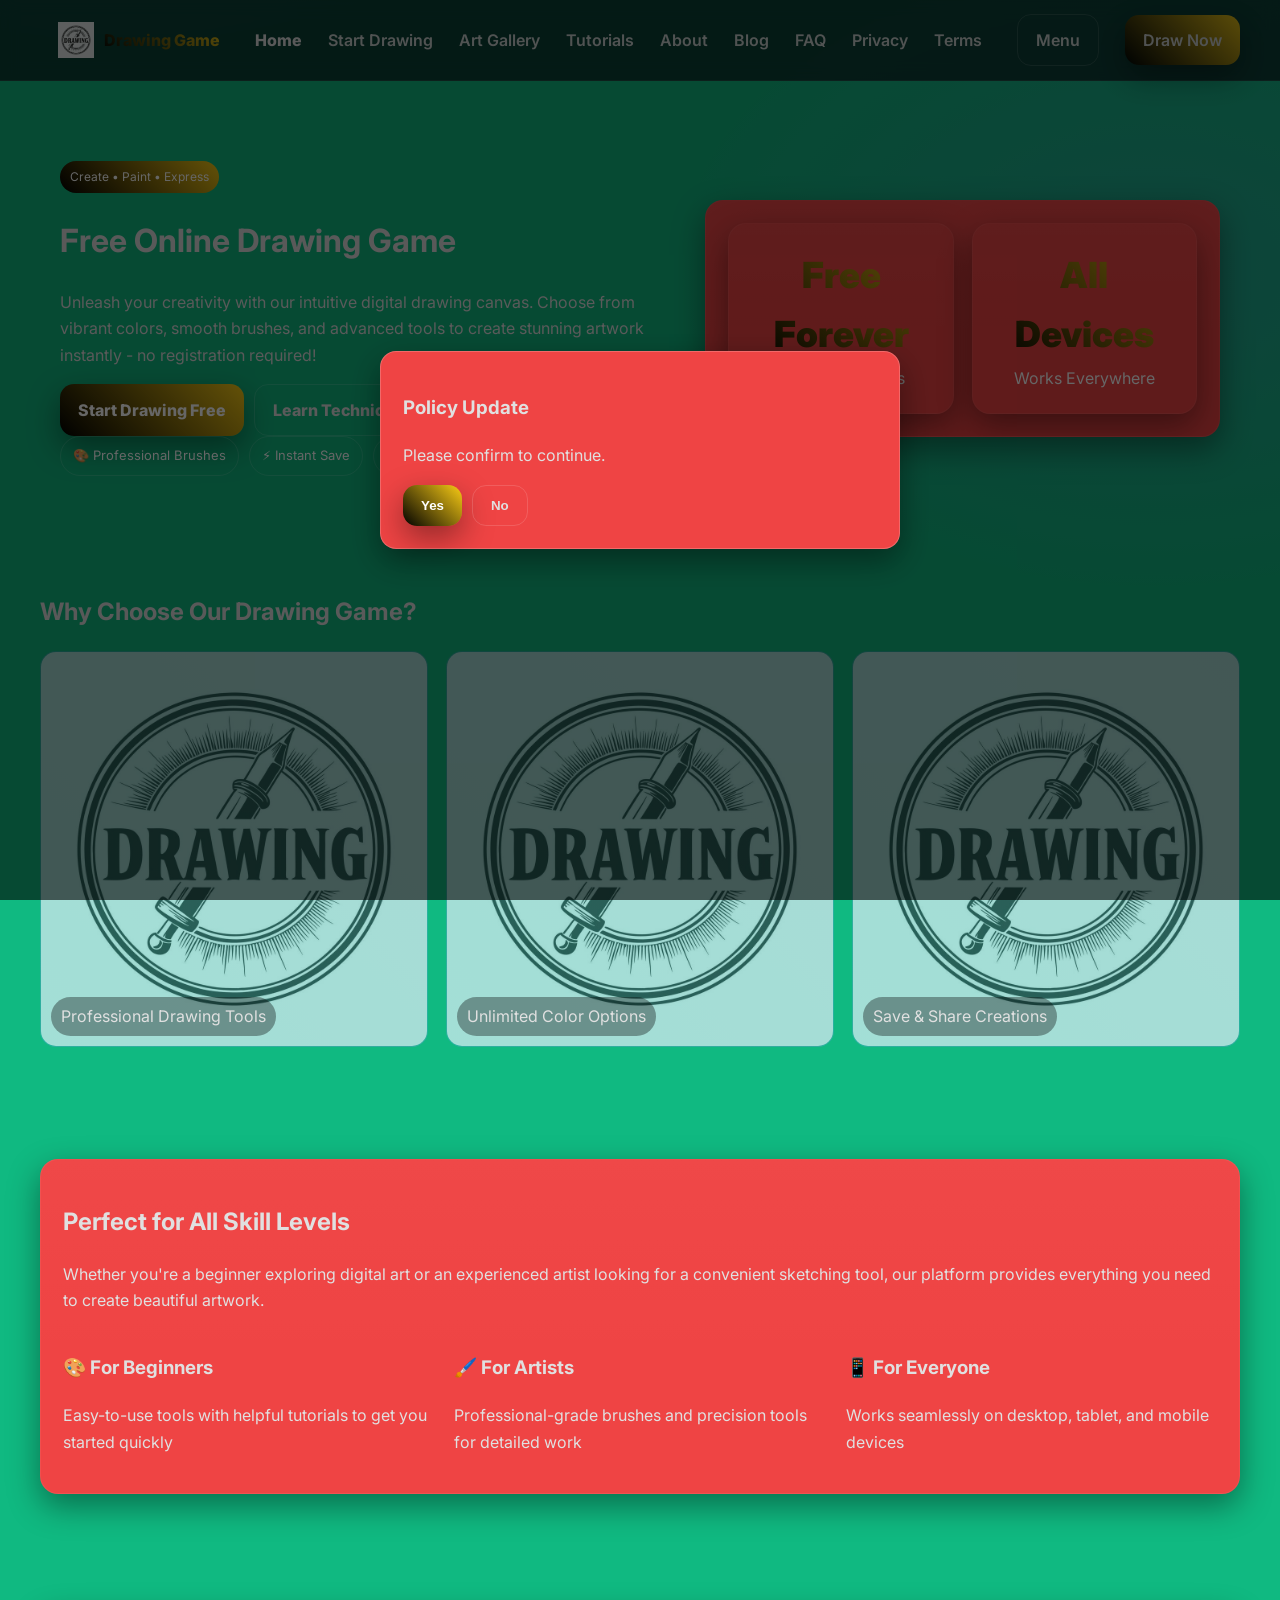
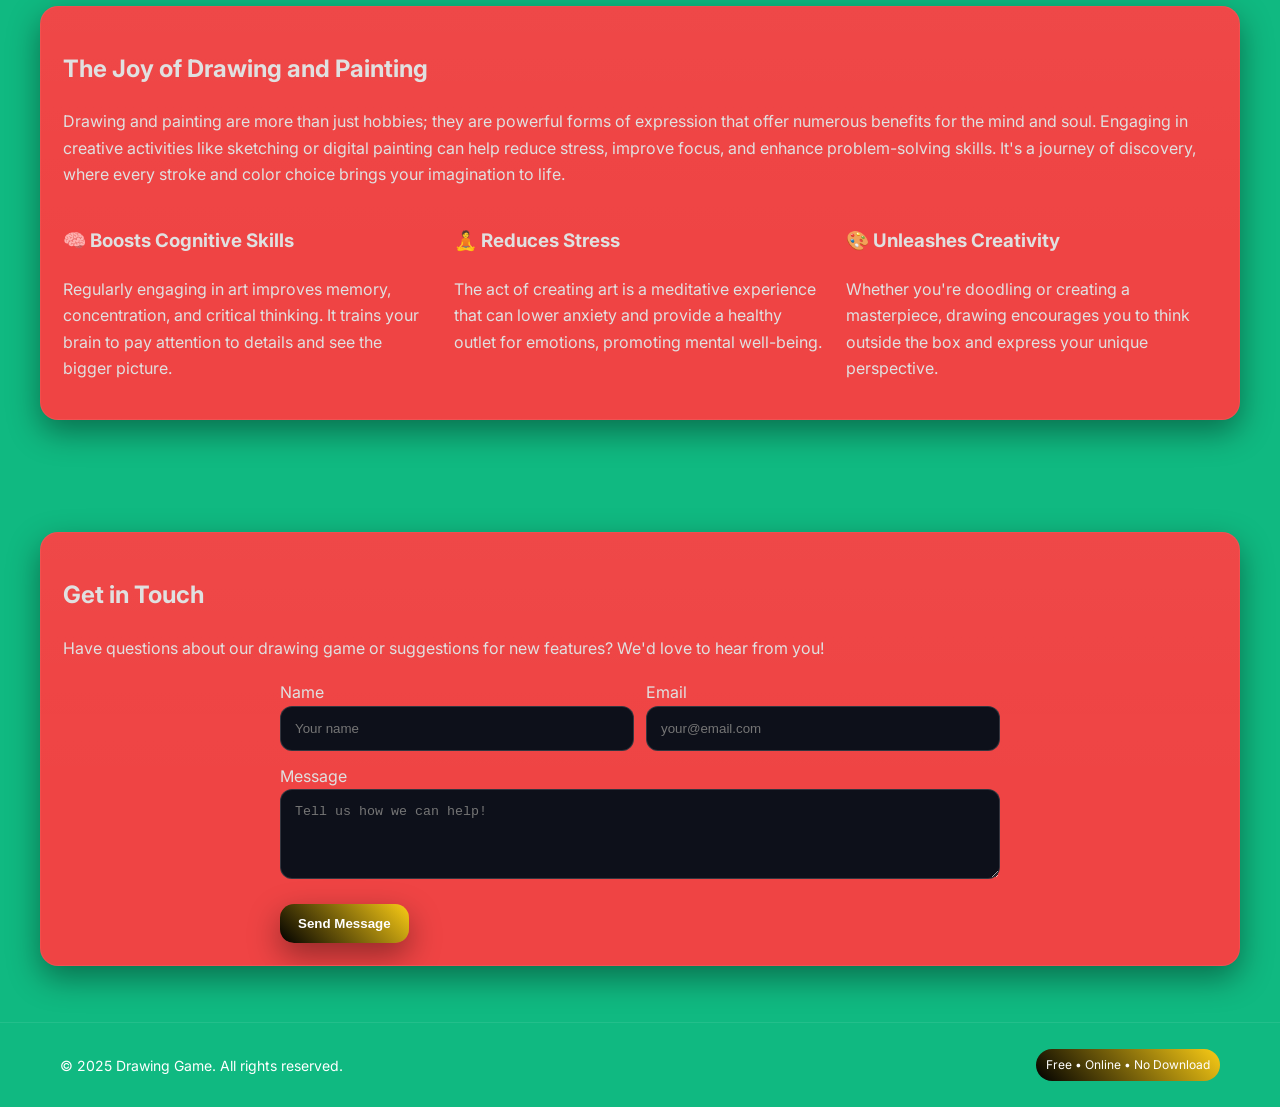
<file: index.html>
<!doctype html>
<html lang="en">
<head>
<meta charset="utf-8">
<meta name="viewport" content="width=device-width, initial-scale=1" />
<link rel="icon" href="./assets/img/pen-drawing-.jpg">
<title>Online Drawing Game - Free Digital Sketch Pad</title>
<meta name="description" content="Play our free online drawing game! Create digital art with smooth brush strokes, color picker, and instant save. No download required - start drawing now!">
<meta property="og:title" content="Online Drawing Game - Free Digital Sketch Pad">
<meta property="og:description" content="Create amazing digital art with our intuitive drawing tools. Free, fast, and works on any device.">
<meta property="og:type" content="website">
<meta property="og:image" content="./assets/img/pen-drawing-.jpg">
<meta name="twitter:card" content="summary">
<meta name="twitter:title" content="Online Drawing Game - Free Digital Sketch Pad">
<meta name="twitter:description" content="Express your creativity with our smooth, responsive digital drawing canvas. Perfect for artists of all skill levels.">
<link rel="preconnect" href="https://fonts.googleapis.com">
<link rel="preconnect" href="https://fonts.gstatic.com" crossorigin>
<link href="https://fonts.googleapis.com/css2?family=Inter:wght@400;600;800&display=swap" rel="stylesheet">
<link rel="stylesheet" href="assets/css/style.css" />
</head>
<body>
<nav class="nav">
  <div class="container nav-inner">
    <a class="logo" href="index.html" aria-label="Home"><img src="assets/img/pen-drawing-.jpg" alt="Drawing Game logo"><span>Drawing Game</span></a>
    <div class="menu" data-nav-menu>
      <a href="index.html" style='opacity:1;font-weight:800'>Home</a>
      <a href="game.html" >Start Drawing</a>
      <a href="gallery.html" >Art Gallery</a>
      <a href="tutorials.html" >Tutorials</a>
      <a href="about.html" >About</a>
      <a href="blog.html" >Blog</a>
      <a href="faq.html" >FAQ</a>
      <a href="privacy.html" >Privacy</a>
      <a href="terms.html" >Terms</a>
    </div>
    <div class="right"><a class="btn ghost" data-nav-toggle>Menu</a><a class="btn" href="game.html">Draw Now</a></div>
  </div>
</nav>

<header class="hero">
  <div class="container grid">
    <div>
      <div class="badge">Create • Paint • Express</div>
      <h1>Free Online Drawing Game</h1>
      <p>Unleash your creativity with our intuitive digital drawing canvas. Choose from vibrant colors, smooth brushes, and advanced tools to create stunning artwork instantly - no registration required!</p>
      <div style="display:flex;gap:10px;flex-wrap:wrap">
        <a class="btn" href="game.html">Start Drawing Free</a>
        <a class="btn ghost" href="tutorials.html">Learn Techniques</a>
      </div>
      <div class="kudos">
        <span class="pill">🎨 Professional Brushes</span>
        <span class="pill">⚡ Instant Save</span>
        <span class="pill">📱 Mobile Friendly</span>
      </div>
    </div>
    <div class="card">
      <div class="grid-2">
        <div class="card">
          <div class="stat"><div class="n">Free Forever</div><div class="t">No Hidden Costs</div></div>
        </div>
        <div class="card">
          <div class="stat"><div class="n">All Devices</div><div class="t">Works Everywhere</div></div>
        </div>
      </div>
    </div>
  </div>
</header>

<section class="section container">
  <h2>Why Choose Our Drawing Game?</h2>
  <div class="showcase">
    <div class="tile">
      <img src="assets/img/pen-drawing-.jpg" alt="Digital art creation" style="width:100%;height:100%;opacity:.6;object-fit:cover">
      <div class="cap">Professional Drawing Tools</div>
    </div>
    <div class="tile">
      <img src="assets/img/pen-drawing-.jpg" alt="Color palette" style="width:100%;height:100%;opacity:.6;object-fit:cover">
      <div class="cap">Unlimited Color Options</div>
    </div>
    <div class="tile">
      <img src="assets/img/pen-drawing-.jpg" alt="Digital artwork" style="width:100%;height:100%;opacity:.6;object-fit:cover">
      <div class="cap">Save & Share Creations</div>
    </div>
  </div>
</section>

<section class="section container">
  <div class="card">
    <h2>Perfect for All Skill Levels</h2>
    <p>Whether you're a beginner exploring digital art or an experienced artist looking for a convenient sketching tool, our platform provides everything you need to create beautiful artwork.</p>
    <div style="display:flex;gap:20px;flex-wrap:wrap;margin-top:20px">
      <div style="flex:1;min-width:200px">
        <h3>🎨 For Beginners</h3>
        <p>Easy-to-use tools with helpful tutorials to get you started quickly</p>
      </div>
      <div style="flex:1;min-width:200px">
        <h3>🖌️ For Artists</h3>
        <p>Professional-grade brushes and precision tools for detailed work</p>
      </div>
      <div style="flex:1;min-width:200px">
        <h3>📱 For Everyone</h3>
        <p>Works seamlessly on desktop, tablet, and mobile devices</p>
      </div>
    </div>
  </div>
</section>

<section class="section container">
  <div class="card">
    <h2>The Joy of Drawing and Painting</h2>
    <p>Drawing and painting are more than just hobbies; they are powerful forms of expression that offer numerous benefits for the mind and soul. Engaging in creative activities like sketching or digital painting can help reduce stress, improve focus, and enhance problem-solving skills. It's a journey of discovery, where every stroke and color choice brings your imagination to life.</p>
    <div style="display:flex;gap:20px;flex-wrap:wrap;margin-top:20px">
      <div style="flex:1;min-width:200px">
        <h3>🧠 Boosts Cognitive Skills</h3>
        <p>Regularly engaging in art improves memory, concentration, and critical thinking. It trains your brain to pay attention to details and see the bigger picture.</p>
      </div>
      <div style="flex:1;min-width:200px">
        <h3>🧘 Reduces Stress</h3>
        <p>The act of creating art is a meditative experience that can lower anxiety and provide a healthy outlet for emotions, promoting mental well-being.</p>
      </div>
      <div style="flex:1;min-width:200px">
        <h3>🎨 Unleashes Creativity</h3>
        <p>Whether you're doodling or creating a masterpiece, drawing encourages you to think outside the box and express your unique perspective.</p>
      </div>
    </div>
  </div>
</section>

<section id="contact" class="section container">
  <div class="card">
    <h2>Get in Touch</h2>
    <p>Have questions about our drawing game or suggestions for new features? We'd love to hear from you!</p>
    <form id="contact-form" style="max-width:720px;margin:18px auto 0;text-align:left">
      <div class="form-row">
        <div>
          <label>Name</label>
          <input name="name" required placeholder="Your name">
        </div>
        <div>
          <label>Email</label>
          <input name="email" required type="email" placeholder="your@email.com">
        </div>
      </div>
      <div style="height:12px"></div>
      <div>
        <label>Message</label>
        <textarea name="message" rows="4" placeholder="Tell us how we can help!"></textarea>
      </div>
      <div style="height:18px"></div>
      <button class="btn" type="submit">Send Message</button>
    </form>
  </div>
</section>

<footer class="footer">
  <div class="container" style="display:flex;align-items:center;justify-content:space-between;gap:12px;flex-wrap:wrap">
    <div>© 2025 Drawing Game. All rights reserved.</div>
    <div style="display:flex;gap:12px;align-items:center"><span class="badge">Free • Online • No Download</span></div>
  </div>
</footer>
<script src="assets/js/main.js"></script>
</body>
</html>
</file>
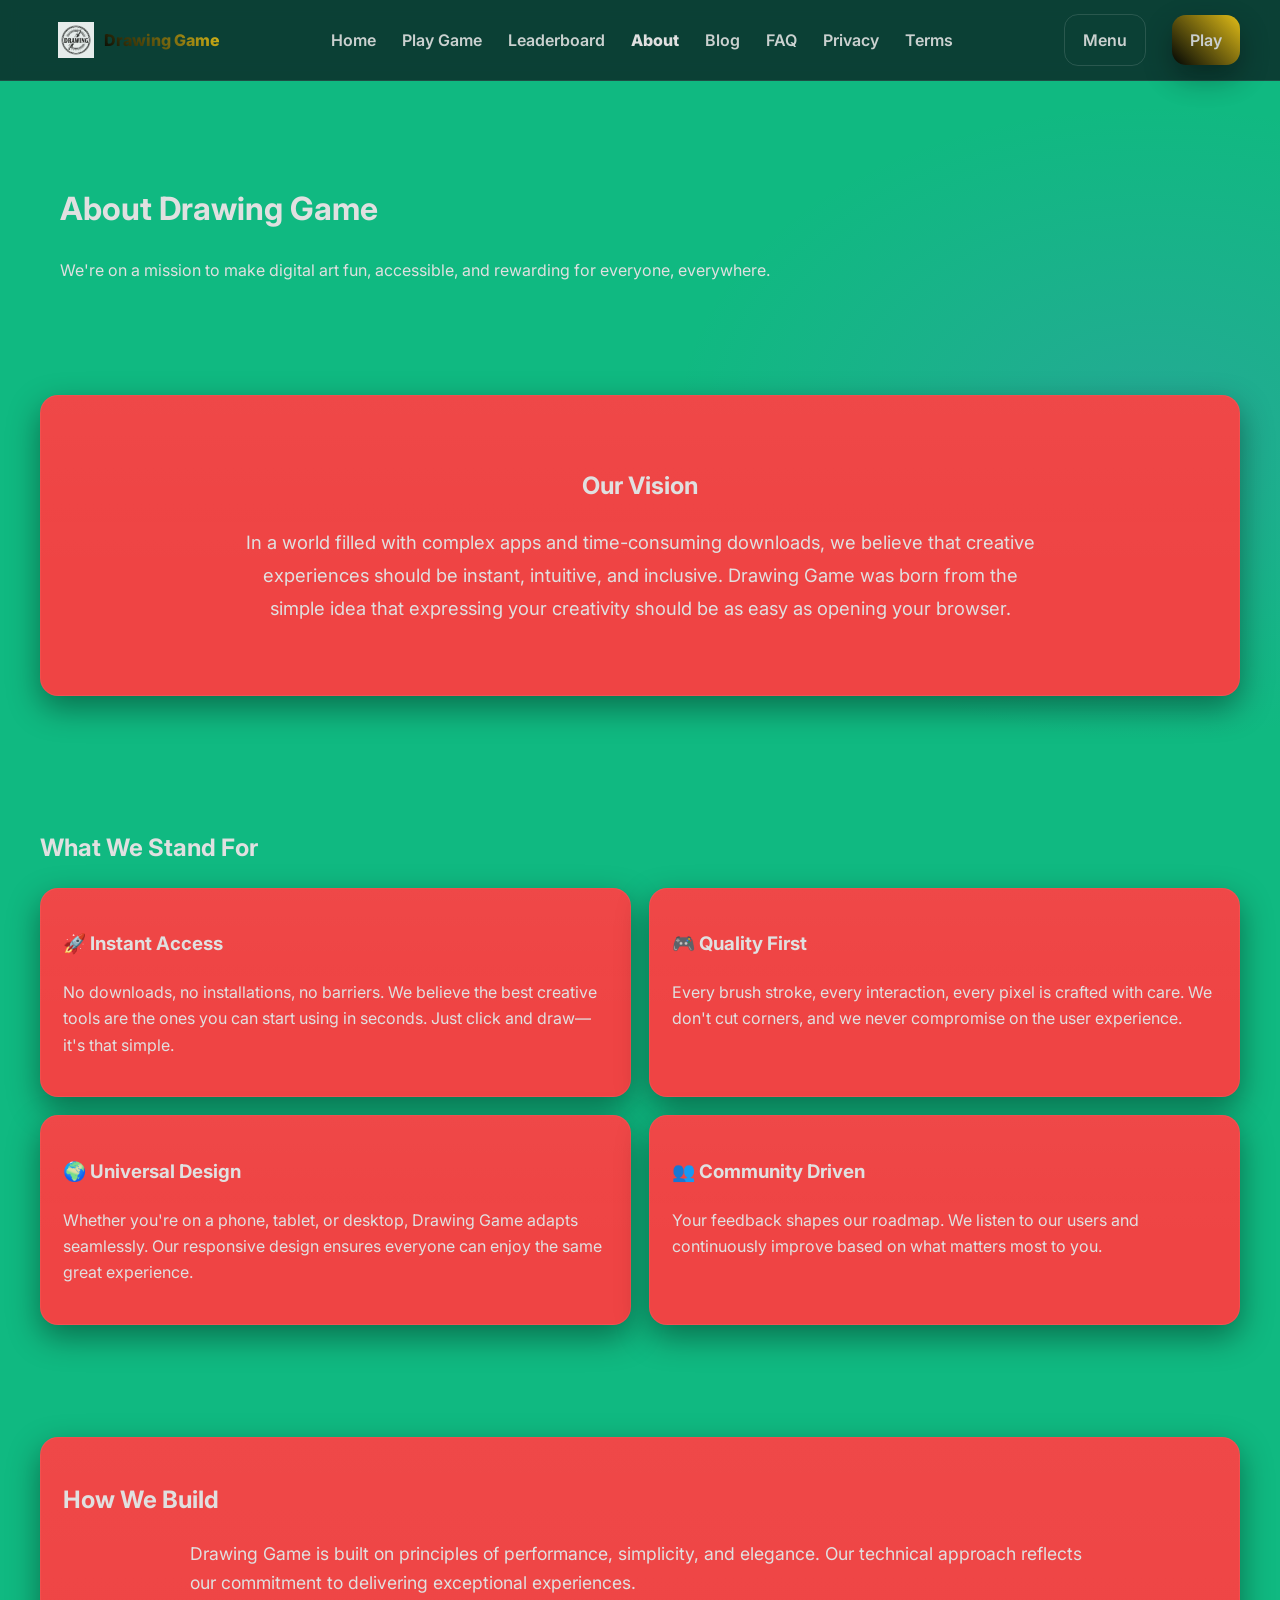
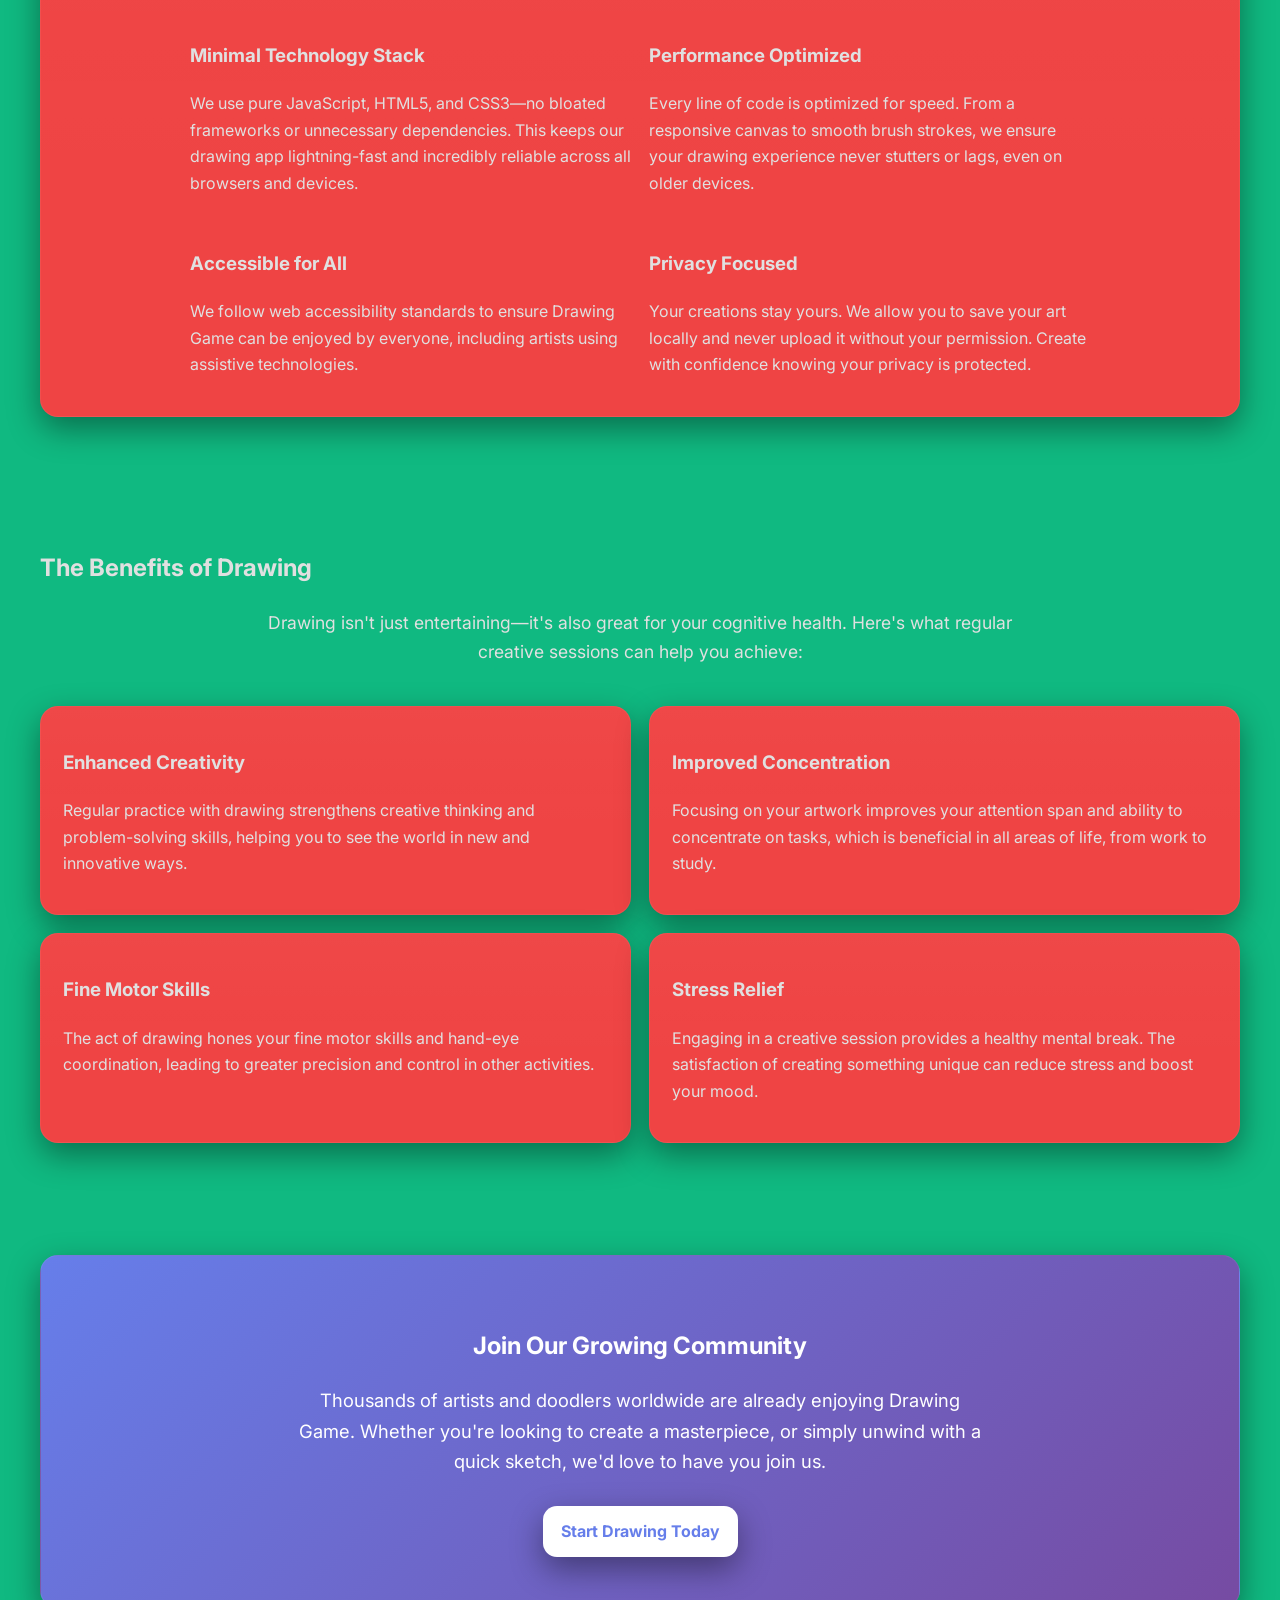
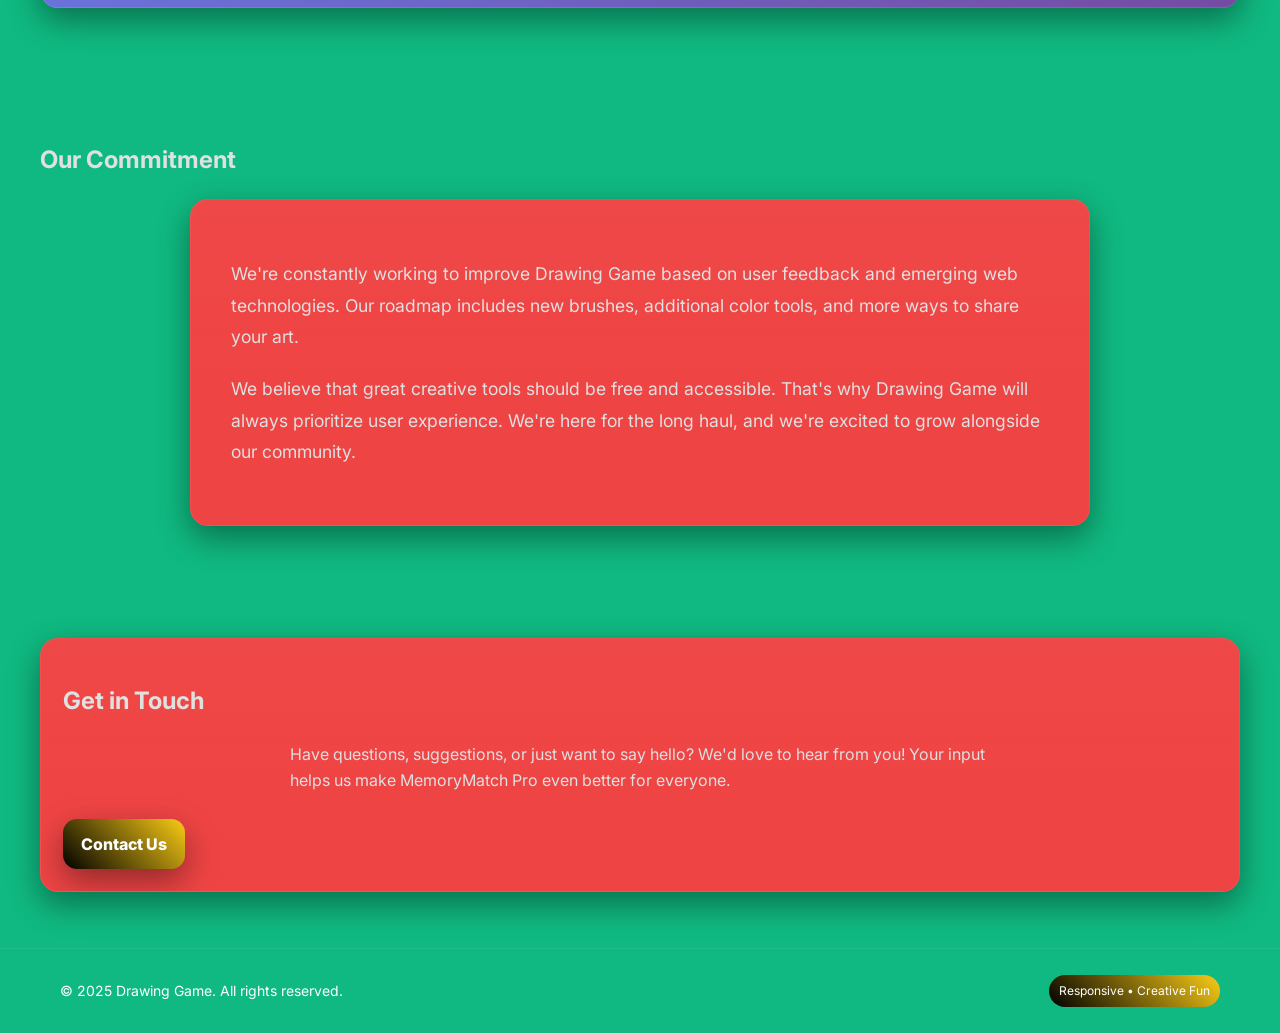
<file: about.html>
<!doctype html>
<html lang="en">
<head>
<meta charset="utf-8">
<meta name="viewport" content="width=device-width, initial-scale=1" />
<link rel="icon" href="./assets/img/pen-drawing-.jpg">
<title>About Drawing Game - Our Story</title>
<meta name="description" content="Learn about Drawing Game and our mission to create engaging, accessible drawing experiences for everyone.">
<link rel="preconnect" href="https://fonts.googleapis.com">
<link rel="preconnect" href="https://fonts.gstatic.com" crossorigin>
<link href="https://fonts.googleapis.com/css2?family=Inter:wght@400;600;800&display=swap" rel="stylesheet">
<link rel="stylesheet" href="assets/css/style.css" />
</head>
<body>
<nav class="nav">
  <div class="container nav-inner">
    <a class="logo" href="index.html" aria-label="Home"><img src="assets/img/pen-drawing-.jpg" alt="Drawing Game icon"><span>Drawing Game</span></a>
    <div class="menu" data-nav-menu>
      <a href="index.html">Home</a>
      <a href="game.html">Play Game</a>
      <a href="leaderboard.html">Leaderboard</a>
      <a href="about.html" style='opacity:1;font-weight:800'>About</a>
      <a href="blog.html">Blog</a>
      <a href="faq.html">FAQ</a>
      <a href="privacy.html">Privacy</a>
      <a href="terms.html">Terms</a>
    </div>
    <div class="right"><a class="btn ghost" data-nav-toggle>Menu</a><a class="btn" href="game.html">Play</a></div>
  </div>
</nav>

<header class="hero">
  <div class="container">
    <h1>About Drawing Game</h1>
    <p>We're on a mission to make digital art fun, accessible, and rewarding for everyone, everywhere.</p>
  </div>
</header>

<section class="section container">
  <div class="card" style="padding: 50px 40px; text-align: center;">
    <h2>Our Vision</h2>
    <p style="font-size: 1.15em; max-width: 800px; margin: 20px auto; line-height: 1.8;">
      In a world filled with complex apps and time-consuming downloads, we believe that creative experiences should be instant, intuitive, and inclusive. Drawing Game was born from the simple idea that expressing your creativity should be as easy as opening your browser.
    </p>
  </div>
</section>

<section class="section container">
  <h2>What We Stand For</h2>
  <div class="grid-2">
    <div class="card">
      <h3>🚀 Instant Access</h3>
      <p>No downloads, no installations, no barriers. We believe the best creative tools are the ones you can start using in seconds. Just click and draw—it's that simple.</p>
    </div>
    <div class="card">
      <h3>🎮 Quality First</h3>
      <p>Every brush stroke, every interaction, every pixel is crafted with care. We don't cut corners, and we never compromise on the user experience.</p>
    </div>
    <div class="card">
      <h3>🌍 Universal Design</h3>
      <p>Whether you're on a phone, tablet, or desktop, Drawing Game adapts seamlessly. Our responsive design ensures everyone can enjoy the same great experience.</p>
    </div>
    <div class="card">
      <h3>👥 Community Driven</h3>
      <p>Your feedback shapes our roadmap. We listen to our users and continuously improve based on what matters most to you.</p>
    </div>
  </div>
</section>

<section class="section container">
  <div class="card">
    <h2>How We Build</h2>
    <div style="max-width: 900px; margin: 0 auto;">
      <p style="font-size: 1.1em; margin-bottom: 25px;">
        Drawing Game is built on principles of performance, simplicity, and elegance. Our technical approach reflects our commitment to delivering exceptional experiences.
      </p>
      
      <div class="grid-2" style="text-align: left;">
        <div>
          <h3>Minimal Technology Stack</h3>
          <p>We use pure JavaScript, HTML5, and CSS3—no bloated frameworks or unnecessary dependencies. This keeps our drawing app lightning-fast and incredibly reliable across all browsers and devices.</p>
        </div>
        <div>
          <h3>Performance Optimized</h3>
          <p>Every line of code is optimized for speed. From a responsive canvas to smooth brush strokes, we ensure your drawing experience never stutters or lags, even on older devices.</p>
        </div>
        <div>
          <h3>Accessible for All</h3>
          <p>We follow web accessibility standards to ensure Drawing Game can be enjoyed by everyone, including artists using assistive technologies.</p>
        </div>
        <div>
          <h3>Privacy Focused</h3>
          <p>Your creations stay yours. We allow you to save your art locally and never upload it without your permission. Create with confidence knowing your privacy is protected.</p>
        </div>
      </div>
    </div>
  </div>
</section>

<section class="section container">
  <h2>The Benefits of Drawing</h2>
  <p style="text-align: center; max-width: 800px; margin: 0 auto 40px; font-size: 1.1em;">
    Drawing isn't just entertaining—it's also great for your cognitive health. Here's what regular creative sessions can help you achieve:
  </p>
  <div class="grid-2">
    <div class="card">
      <h3>Enhanced Creativity</h3>
      <p>Regular practice with drawing strengthens creative thinking and problem-solving skills, helping you to see the world in new and innovative ways.</p>
    </div>
    <div class="card">
      <h3>Improved Concentration</h3>
      <p>Focusing on your artwork improves your attention span and ability to concentrate on tasks, which is beneficial in all areas of life, from work to study.</p>
    </div>
    <div class="card">
      <h3>Fine Motor Skills</h3>
      <p>The act of drawing hones your fine motor skills and hand-eye coordination, leading to greater precision and control in other activities.</p>
    </div>
    <div class="card">
      <h3>Stress Relief</h3>
      <p>Engaging in a creative session provides a healthy mental break. The satisfaction of creating something unique can reduce stress and boost your mood.</p>
    </div>
  </div>
</section>

<section class="section container">
  <div class="card" style="background: linear-gradient(135deg, #667eea 0%, #764ba2 100%); color: white; padding: 50px 40px; text-align: center;">
    <h2 style="color: white;">Join Our Growing Community</h2>
    <p style="font-size: 1.15em; margin: 20px auto 30px; max-width: 700px;">
      Thousands of artists and doodlers worldwide are already enjoying Drawing Game. Whether you're looking to create a masterpiece, or simply unwind with a quick sketch, we'd love to have you join us.
    </p>
    <a class="btn" href="game.html" style="background: white; color: #667eea; font-weight: 700;">Start Drawing Today</a>
  </div>
</section>

<section class="section container">
  <h2>Our Commitment</h2>
  <div class="card" style="max-width: 900px; margin: 0 auto; padding: 40px;">
    <p style="font-size: 1.1em; line-height: 1.8; margin-bottom: 20px;">
      We're constantly working to improve Drawing Game based on user feedback and emerging web technologies. Our roadmap includes new brushes, additional color tools, and more ways to share your art.
    </p>
    <p style="font-size: 1.1em; line-height: 1.8;">
      We believe that great creative tools should be free and accessible. That's why Drawing Game will always prioritize user experience. We're here for the long haul, and we're excited to grow alongside our community.
    </p>
  </div>
</section>

<section class="section container">
  <div class="card">
    <h2>Get in Touch</h2>
    <p style="max-width: 700px; margin: 20px auto;">
      Have questions, suggestions, or just want to say hello? We'd love to hear from you! Your input helps us make MemoryMatch Pro even better for everyone.
    </p>
    <div style="margin-top: 25px;">
      <a class="btn" href="index.html#contact">Contact Us</a>
    </div>
  </div>
</section>

<footer class="footer">
  <div class="container" style="display:flex;align-items:center;justify-content:space-between;gap:12px;flex-wrap:wrap">
    <div>© 2025 Drawing Game. All rights reserved.</div>
    <div style="display:flex;gap:12px;align-items:center"><span class="badge">Responsive • Creative Fun</span></div>
  </div>
</footer>

<script src="assets/js/main.js"></script>
</body>
</html>
</file>
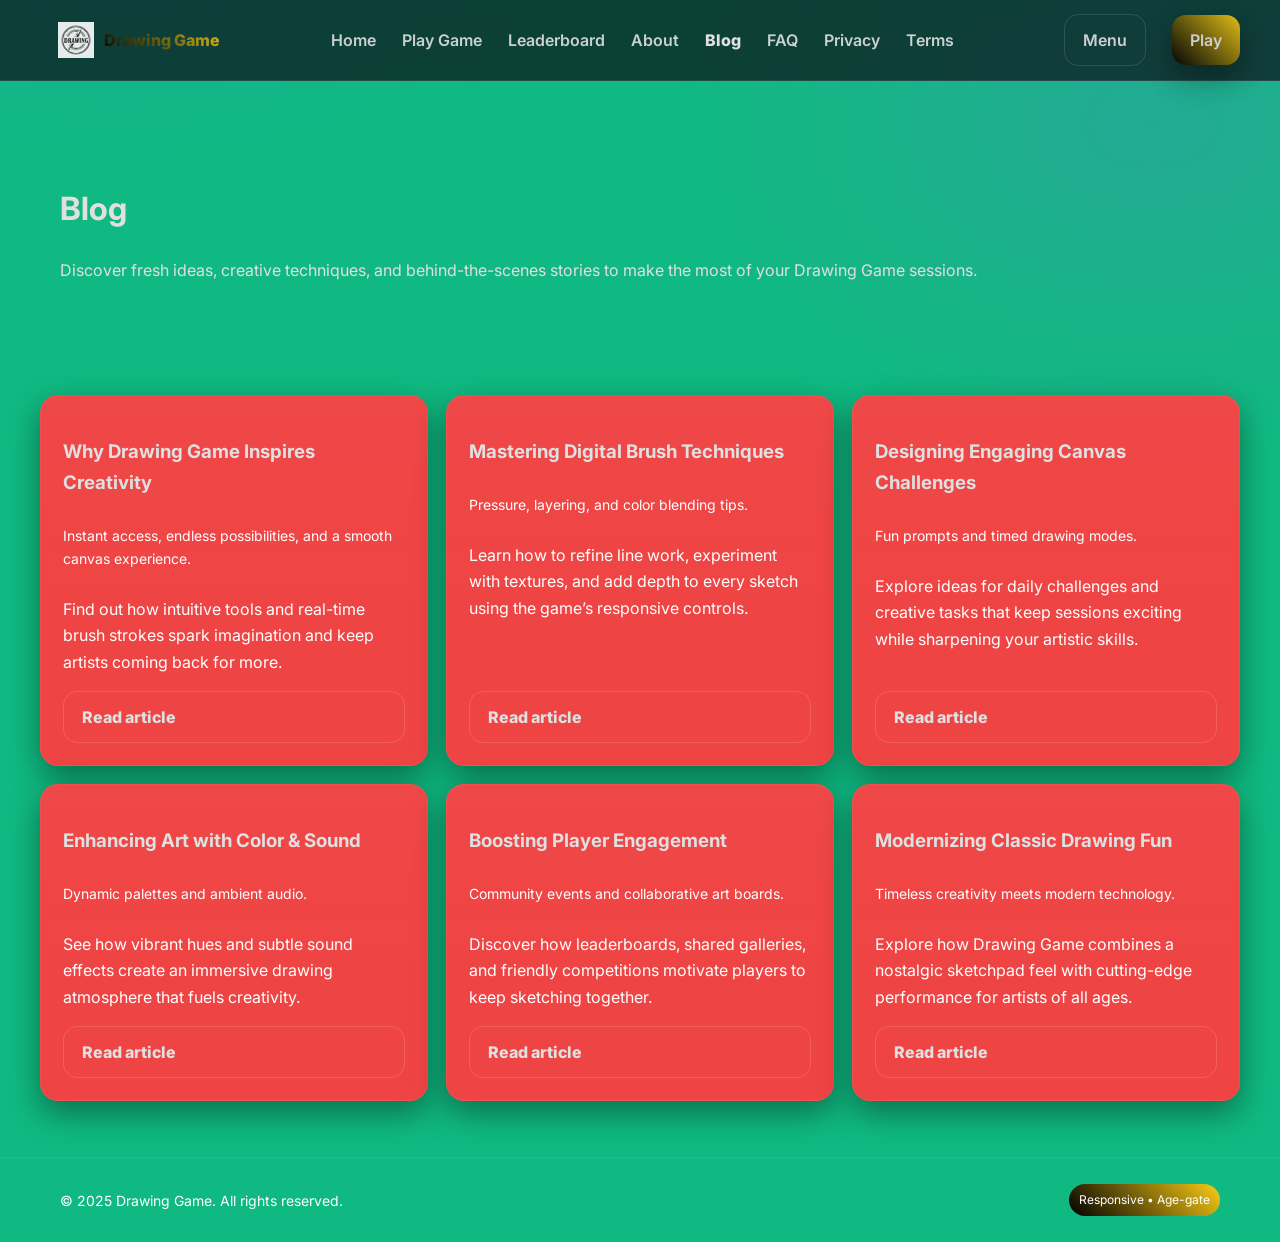
<file: blog.html>
<!doctype html>
<html lang="en">
<head>
<meta charset="utf-8">
<meta name="viewport" content="width=device-width, initial-scale=1" />
<link rel="icon" href="./assets/img/pen-drawing-.jpg">
<title> Drawing Game - Drawing Game</title>
<meta name="description" content="Drawing Game is a playful, responsive game site with a fast canvas runner.">
<link rel="preconnect" href="https://fonts.googleapis.com"><link rel="preconnect" href="https://fonts.gstatic.com" crossorigin>
<link href="https://fonts.googleapis.com/css2?family=Inter:wght@400;600;800&display=swap" rel="stylesheet">
<link rel="stylesheet" href="assets/css/style.css" />
</head>
<body>
<nav class="nav">
  <div class="container nav-inner">
    <a class="logo" href="index.html" aria-label="Home"><img src="assets/img/pen-drawing-.jpg" alt=" Drawing Game icon"><span> Drawing Game</span></a>
    <div class="menu" data-nav-menu>
      <a href="index.html" >Home</a>
      <a href="game.html" >Play Game</a>
      <a href="leaderboard.html" >Leaderboard</a>
      <a href="about.html" >About</a>
      <a href="blog.html" style='opacity:1;font-weight:800'>Blog</a>
      <a href="faq.html" >FAQ</a>
      <a href="privacy.html" >Privacy</a>
      <a href="terms.html" >Terms</a>
    </div>
    <div class="right"><a class="btn ghost" data-nav-toggle>Menu</a><a class="btn" href="game.html">Play</a></div>
  </div>
</nav>

<header class="hero">
  <div class="container">
    <h1>Blog</h1>
    <p>Discover fresh ideas, creative techniques, and behind-the-scenes stories to make the most of your Drawing Game sessions.</p>
  </div>
</header>

<section class="section container">
  <div class="blog-grid">

    <div class="card blog-card">
      <h3>Why Drawing Game Inspires Creativity</h3>
      <div class="meta">Instant access, endless possibilities, and a smooth canvas experience.</div>
      <p class="excerpt">Find out how intuitive tools and real-time brush strokes spark imagination and keep artists coming back for more.</p>
      <a class="btn ghost read" href="posts/board-layouts.html">Read article</a>
    </div>

    <div class="card blog-card">
      <h3>Mastering Digital Brush Techniques</h3>
      <div class="meta">Pressure, layering, and color blending tips.</div>
      <p class="excerpt">Learn how to refine line work, experiment with textures, and add depth to every sketch using the game’s responsive controls.</p>
      <a class="btn ghost read" href="posts/dice-mechanics.html">Read article</a>
    </div>

    <div class="card blog-card">
      <h3>Designing Engaging Canvas Challenges</h3>
      <div class="meta">Fun prompts and timed drawing modes.</div>
      <p class="excerpt">Explore ideas for daily challenges and creative tasks that keep sessions exciting while sharpening your artistic skills.</p>
      <a class="btn ghost read" href="posts/player-retention.html">Read article</a>
    </div>

    <div class="card blog-card">
      <h3>Enhancing Art with Color & Sound</h3>
      <div class="meta">Dynamic palettes and ambient audio.</div>
      <p class="excerpt">See how vibrant hues and subtle sound effects create an immersive drawing atmosphere that fuels creativity.</p>
      <a class="btn ghost read" href="posts/player-retention.html">Read article</a>
    </div>

    <div class="card blog-card">
      <h3>Boosting Player Engagement</h3>
      <div class="meta">Community events and collaborative art boards.</div>
      <p class="excerpt">Discover how leaderboards, shared galleries, and friendly competitions motivate players to keep sketching together.</p>
      <a class="btn ghost read" href="posts/player-retention.html">Read article</a>
    </div>

    <div class="card blog-card">
      <h3>Modernizing Classic Drawing Fun</h3>
      <div class="meta">Timeless creativity meets modern technology.</div>
      <p class="excerpt">Explore how Drawing Game combines a nostalgic sketchpad feel with cutting-edge performance for artists of all ages.</p>
      <a class="btn ghost read" href="posts/modernizing-classic.html">Read article</a>
    </div>

  </div>
</section>

<footer class="footer">
  <div class="container" style="display:flex;align-items:center;justify-content:space-between;gap:12px;flex-wrap:wrap">
    <div>© 2025 Drawing Game. All rights reserved.</div>
    <div style="display:flex;gap:12px;align-items:center">
      <span class="badge">Responsive • Age-gate</span>
    </div>
  </div>
</footer>

<script src="assets/js/main.js"></script>
</body>
</html>
</file>
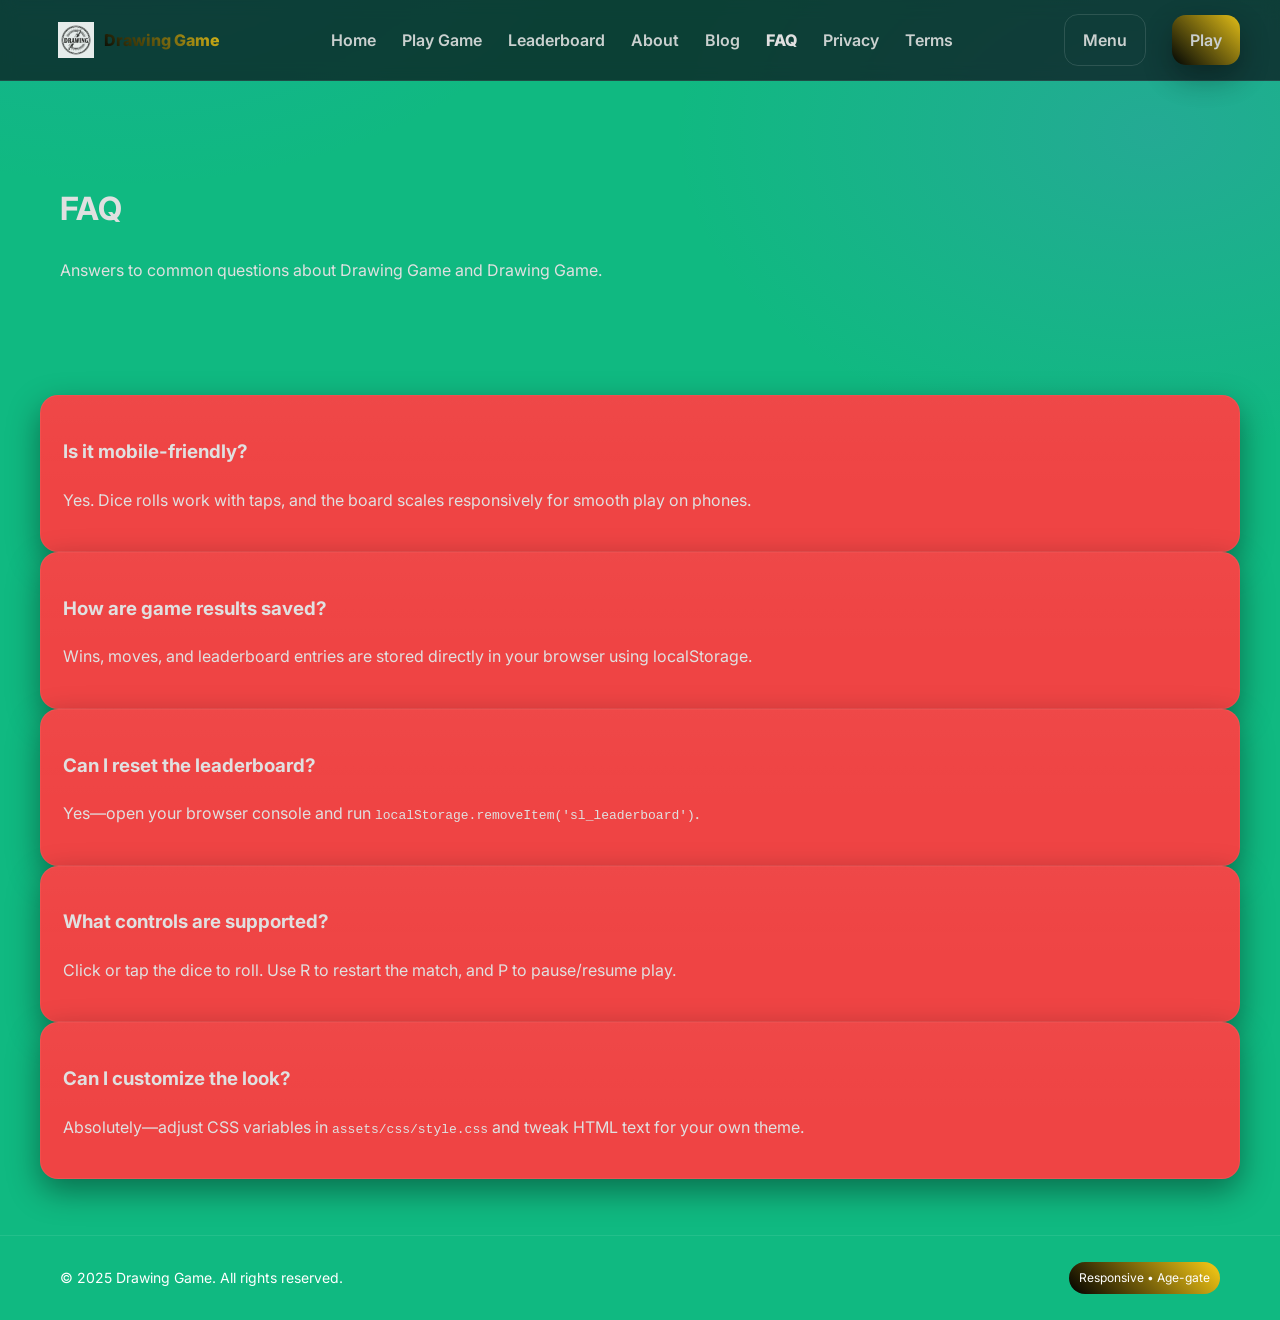
<file: faq.html>
<!doctype html>
<html lang="en">
<head>
<meta charset="utf-8">
<meta name="viewport" content="width=device-width, initial-scale=1" />
<link rel="icon" href="./assets/img/pen-drawing-.jpg">
<title> Drawing Game -  Drawing Game</title>
<meta name="description" content=" Drawing Game is a playful, responsive game site with a fast canvas runner.">
<link rel="preconnect" href="https://fonts.googleapis.com"><link rel="preconnect" href="https://fonts.gstatic.com" crossorigin>
<link href="https://fonts.googleapis.com/css2?family=Inter:wght@400;600;800&display=swap" rel="stylesheet">
<link rel="stylesheet" href="assets/css/style.css" />
</head>
<body>
<nav class="nav">
  <div class="container nav-inner">
    <a class="logo" href="index.html" aria-label="Home"><img src="assets/img/pen-drawing-.jpg" alt=" Drawing Game icon"><span> Drawing Game</span></a>
    <div class="menu" data-nav-menu>
      <a href="index.html" >Home</a>
      <a href="game.html" >Play Game</a>
      <a href="leaderboard.html" >Leaderboard</a>
      <a href="about.html" >About</a>
      <a href="blog.html" >Blog</a>
      <a href="faq.html" style='opacity:1;font-weight:800'>FAQ</a>
      <a href="privacy.html" >Privacy</a>
      <a href="terms.html" >Terms</a>
       
    </div>
    <div class="right"><a class="btn ghost" data-nav-toggle>Menu</a><a class="btn" href="game.html">Play</a></div>
  </div>
</nav>
<header class='hero'><div class='container'><h1>FAQ</h1><p>Answers to common questions about  Drawing Game and  Drawing Game.</p></div></header>
<section class='section container'>

<div class='card'>
<h3>Is it mobile-friendly?</h3>
<p>Yes. Dice rolls work with taps, and the board scales responsively for smooth play on phones.</p>
</div>

<div class='card'>
<h3>How are game results saved?</h3>
<p>Wins, moves, and leaderboard entries are stored directly in your browser using localStorage.</p>
</div>

<div class='card'>
<h3>Can I reset the leaderboard?</h3>
<p>Yes—open your browser console and run <code class='code'>localStorage.removeItem('sl_leaderboard')</code>.</p>
</div>

<div class='card'>
<h3>What controls are supported?</h3>
<p>Click or tap the dice to roll. Use R to restart the match, and P to pause/resume play.</p>
</div>

<div class='card'>
<h3>Can I customize the look?</h3>
<p>Absolutely—adjust CSS variables in <code class='code'>assets/css/style.css</code> and tweak HTML text for your own theme.</p>
</div>

</section>
<footer class="footer"><div class="container" style="display:flex;align-items:center;justify-content:space-between;gap:12px;flex-wrap:wrap">
<div>© 2025  Drawing Game. All rights reserved.</div><div style="display:flex;gap:12px;align-items:center"><span class="badge">Responsive • Age-gate</span></div>
</div></footer><script src="assets/js/main.js"></script></body></html>
</file>
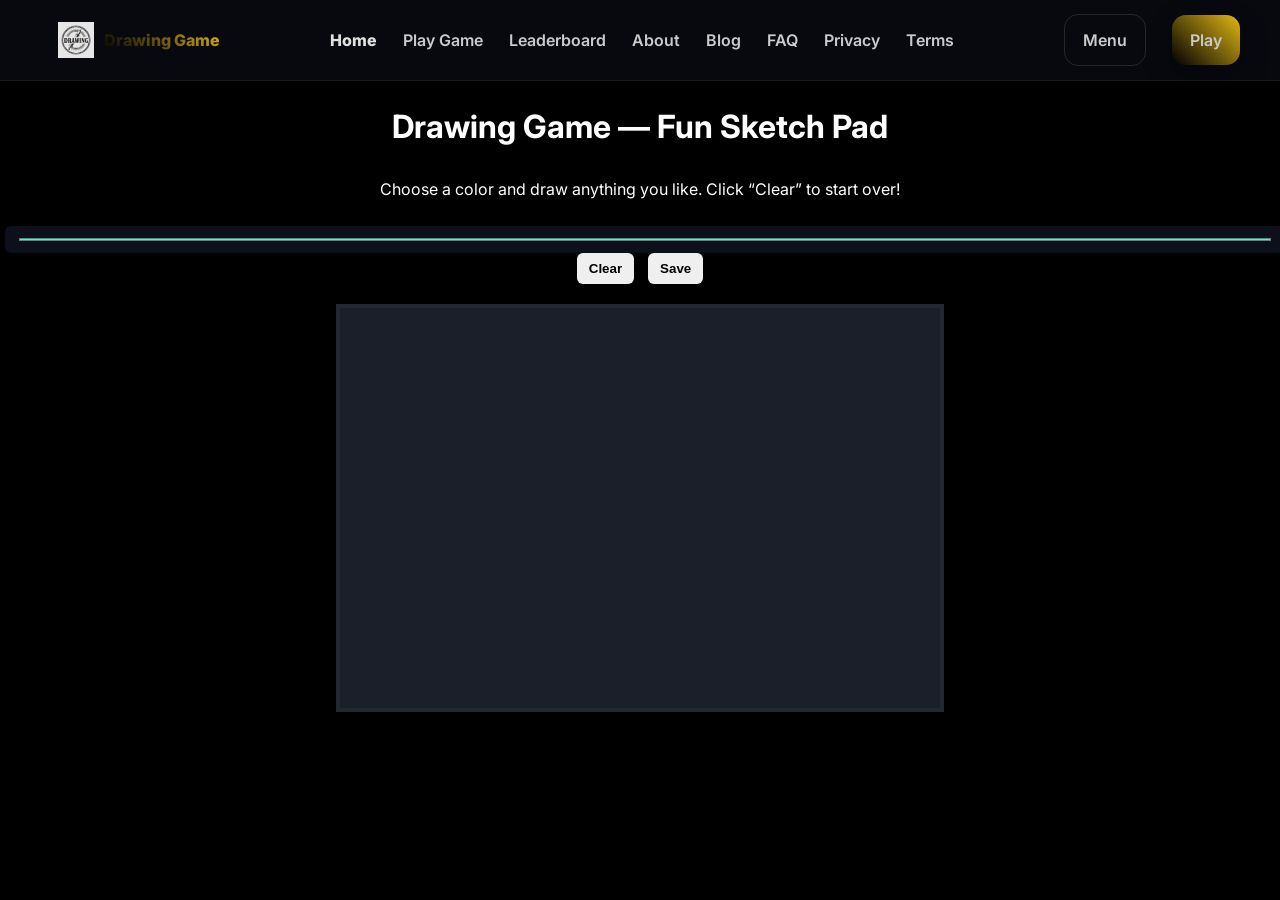
<file: game.html>
<!doctype html>
<html lang="en">
<head>
<meta charset="utf-8">
<meta name="viewport" content="width=device-width, initial-scale=1" />
<link rel="icon" href="./assets/img/pen-drawing-.jpg">
<title> Drawing Game - Fun Sketch Pad</title>
<meta name="description" content="Drawing Game: create art with a responsive canvas.">
<link rel="preconnect" href="https://fonts.googleapis.com">
<link rel="preconnect" href="https://fonts.gstatic.com" crossorigin>
<link href="https://fonts.googleapis.com/css2?family=Inter:wght@400;600;800&display=swap" rel="stylesheet">
<link rel="stylesheet" href="assets/css/style.css" />
<style>
  body { margin:0; background:#000000; color:#ffffff; font-family:'Inter',sans-serif; }
  h1 { text-align:center; margin-top:20px; }
  p { text-align:center; }
  .toolbar {
    text-align:center;
    margin:20px auto;
  }
  .toolbar button, .toolbar input[type=color] {
    margin:0 5px;
    padding:8px 12px;
    font-weight:600;
    border:none;
    border-radius:6px;
    cursor:pointer;
  }
  canvas {
    display:block;
    background:#1b1f29;
    margin:20px auto;
    border:4px solid #222832;
    cursor:crosshair;
    touch-action:none;
  }
</style>
</head>
<body>
<nav class="nav">
  <div class="container nav-inner">
    <a class="logo" href="index.html" aria-label="Home"><img src="assets/img/pen-drawing-.jpg" alt=" Drawing Game icon"><span> Drawing Game</span></a>
    <div class="menu" data-nav-menu>
      <a href="index.html" style='opacity:1;font-weight:800'>Home</a>
      <a href="game.html" >Play Game</a>
      <a href="leaderboard.html" >Leaderboard</a>
      <a href="about.html" >About</a>
      <a href="blog.html" >Blog</a>
      <a href="faq.html" >FAQ</a>
      <a href="privacy.html" >Privacy</a>
      <a href="terms.html" >Terms</a>
    </div>
    <div class="right"><a class="btn ghost" data-nav-toggle>Menu</a><a class="btn" href="game.html">Play</a></div>
  </div>
</nav>

<h1> Drawing Game — Fun Sketch Pad</h1>
<p>Choose a color and draw anything you like. Click “Clear” to start over!</p>

<div class="toolbar">
  <input type="color" id="colorPicker" value="#37ffcd">
  <button id="clearBtn">Clear</button>
  <button id="saveBtn">Save</button>
</div>

<canvas id="drawCanvas" width="600" height="400"></canvas>

<script>
(function(){
  const canvas = document.getElementById('drawCanvas');
  const ctx = canvas.getContext('2d');
  const colorPicker = document.getElementById('colorPicker');
  const clearBtn = document.getElementById('clearBtn');
  const saveBtn = document.getElementById('saveBtn');

  let drawing = false;
  let currentColor = colorPicker.value;

  function startDraw(e){
    drawing = true;
    ctx.beginPath();
    ctx.moveTo(getX(e), getY(e));
  }

  function draw(e){
    if(!drawing) return;
    ctx.lineTo(getX(e), getY(e));
    ctx.strokeStyle = currentColor;
    ctx.lineWidth = 4;
    ctx.lineCap = 'round';
    ctx.stroke();
  }

  function endDraw(){
    drawing = false;
    ctx.closePath();
  }

  function getX(e){ return e.offsetX ?? e.touches?.[0].clientX - canvas.getBoundingClientRect().left; }
  function getY(e){ return e.offsetY ?? e.touches?.[0].clientY - canvas.getBoundingClientRect().top; }

  canvas.addEventListener('mousedown', startDraw);
  canvas.addEventListener('mousemove', draw);
  canvas.addEventListener('mouseup', endDraw);
  canvas.addEventListener('mouseleave', endDraw);

  // Touch support
  canvas.addEventListener('touchstart', e => { e.preventDefault(); startDraw(e); });
  canvas.addEventListener('touchmove', e => { e.preventDefault(); draw(e); });
  canvas.addEventListener('touchend', endDraw);

  colorPicker.addEventListener('change', () => {
    currentColor = colorPicker.value;
  });

  clearBtn.addEventListener('click', () => {
    ctx.clearRect(0, 0, canvas.width, canvas.height);
  });

  saveBtn.addEventListener('click', () => {
    const link = document.createElement('a');
    link.download = 'drawing.png';
    link.href = canvas.toDataURL();
    link.click();
  });
})();
</script>
</body>
</html>
</file>
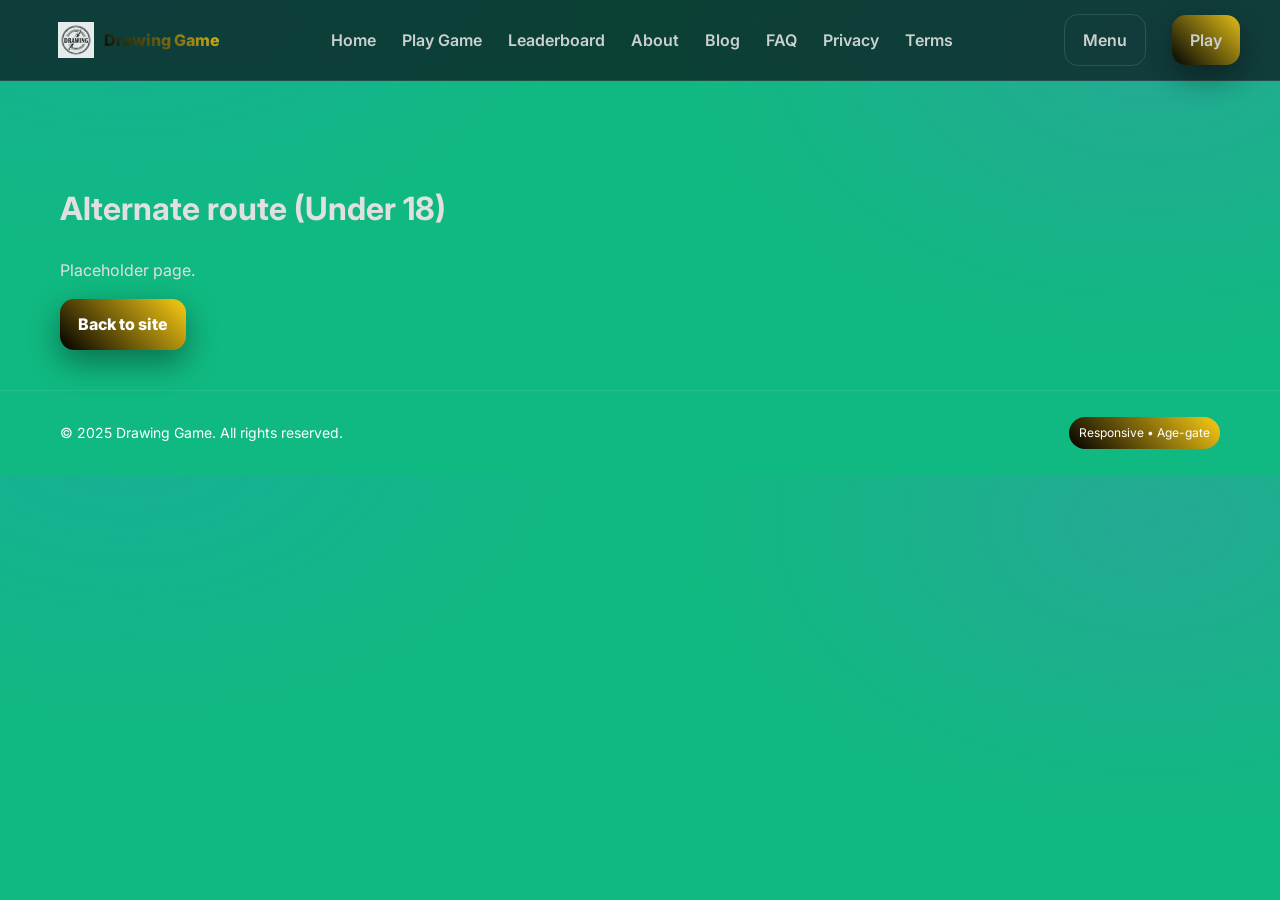
<file: lande.html>
<!doctype html>
<html lang="en">
<head>
<meta charset="utf-8">
<meta name="viewport" content="width=device-width, initial-scale=1" />
<link rel="icon" href="./assets/img/pen-drawing-.jpg">
<title> Drawing Game -  Drawing Game</title>
<meta name="description" content=" Drawing Game is a playful, responsive game site with a fast canvas runner.">
<link rel="preconnect" href="https://fonts.googleapis.com"><link rel="preconnect" href="https://fonts.gstatic.com" crossorigin>
<link href="https://fonts.googleapis.com/css2?family=Inter:wght@400;600;800&display=swap" rel="stylesheet">
<link rel="stylesheet" href="assets/css/style.css" />
</head>
<body>
<nav class="nav">
  <div class="container nav-inner">
    <a class="logo" href="index.html" aria-label="Home"><img src="assets/img/pen-drawing-.jpg" alt=" Drawing Game icon"><span> Drawing Game</span></a>
    <div class="menu" data-nav-menu>
      <a href="index.html" >Home</a>
      <a href="game.html" >Play Game</a>
      <a href="leaderboard.html" >Leaderboard</a>
      <a href="about.html" >About</a>
      <a href="blog.html" >Blog</a>
      <a href="faq.html" >FAQ</a>
      <a href="privacy.html" >Privacy</a>
      <a href="terms.html" >Terms</a>
       
    </div>
    <div class="right"><a class="btn ghost" data-nav-toggle>Menu</a><a class="btn" href="game.html">Play</a></div>
  </div>
</nav>
<header class='hero'><div class='container'><h1>Alternate route (Under 18)</h1><p>Placeholder page.</p><a class='btn' href='index.html'>Back to site</a></div></header><footer class="footer"><div class="container" style="display:flex;align-items:center;justify-content:space-between;gap:12px;flex-wrap:wrap">
<div>© 2025  Drawing Game. All rights reserved.</div><div style="display:flex;gap:12px;align-items:center"><span class="badge">Responsive • Age-gate</span></div>
</div></footer><script src="assets/js/main.js"></script></body></html>
</file>
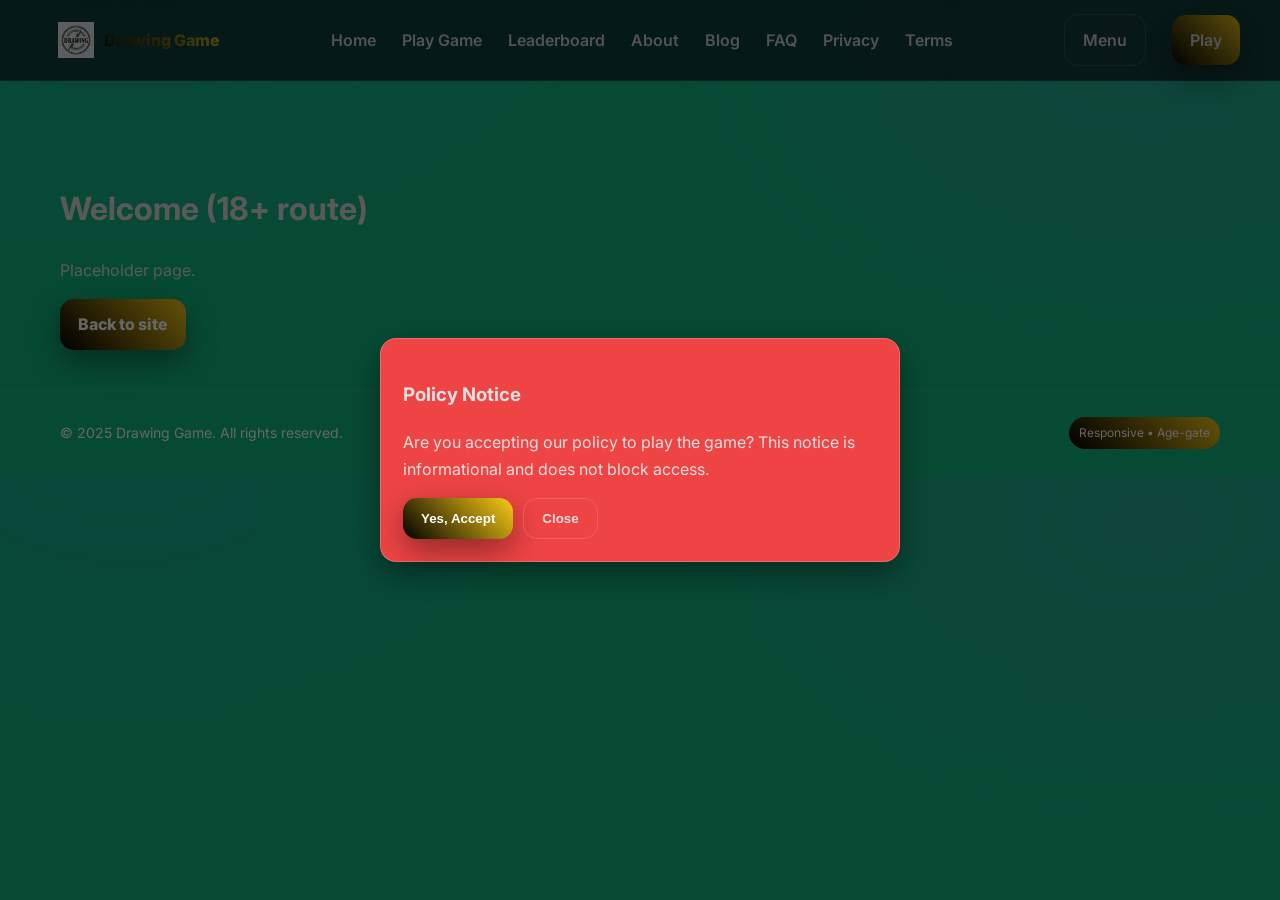
<file: lander.html>
<!doctype html>
<html lang="en">
<head>
<meta charset="utf-8">
<meta name="viewport" content="width=device-width, initial-scale=1" />
<link rel="icon" href="./assets/img/pen-drawing-.jpg">
<title> Drawing Game -  Drawing Game</title>
<meta name="description" content=" Drawing Game is a playful, responsive game site with a fast canvas runner.">
<link rel="preconnect" href="https://fonts.googleapis.com"><link rel="preconnect" href="https://fonts.gstatic.com" crossorigin>
<link href="https://fonts.googleapis.com/css2?family=Inter:wght@400;600;800&display=swap" rel="stylesheet">
<link rel="stylesheet" href="assets/css/style.css" />
</head>
<body>
<nav class="nav">
  <div class="container nav-inner">
    <a class="logo" href="index.html" aria-label="Home"><img src="assets/img/pen-drawing-.jpg" alt=" Drawing Game icon"><span> Drawing Game</span></a>
    <div class="menu" data-nav-menu>
      <a href="index.html" >Home</a>
      <a href="game.html" >Play Game</a>
      <a href="leaderboard.html" >Leaderboard</a>
      <a href="about.html" >About</a>
      <a href="blog.html" >Blog</a>
      <a href="faq.html" >FAQ</a>
      <a href="privacy.html" >Privacy</a>
      <a href="terms.html" >Terms</a>
       
    </div>
    <div class="right"><a class="btn ghost" data-nav-toggle>Menu</a><a class="btn" href="game.html">Play</a></div>
  </div>
</nav>
<header class='hero'><div class='container'><h1>Welcome (18+ route)</h1><p>Placeholder page.</p><a class='btn' href='index.html'>Back to site</a></div></header><footer class="footer"><div class="container" style="display:flex;align-items:center;justify-content:space-between;gap:12px;flex-wrap:wrap">
<div>© 2025  Drawing Game. All rights reserved.</div><div style="display:flex;gap:12px;align-items:center"><span class="badge">Responsive • Age-gate</span></div>
</div></footer><script src="assets/js/main.js"></script></body></html>
</file>
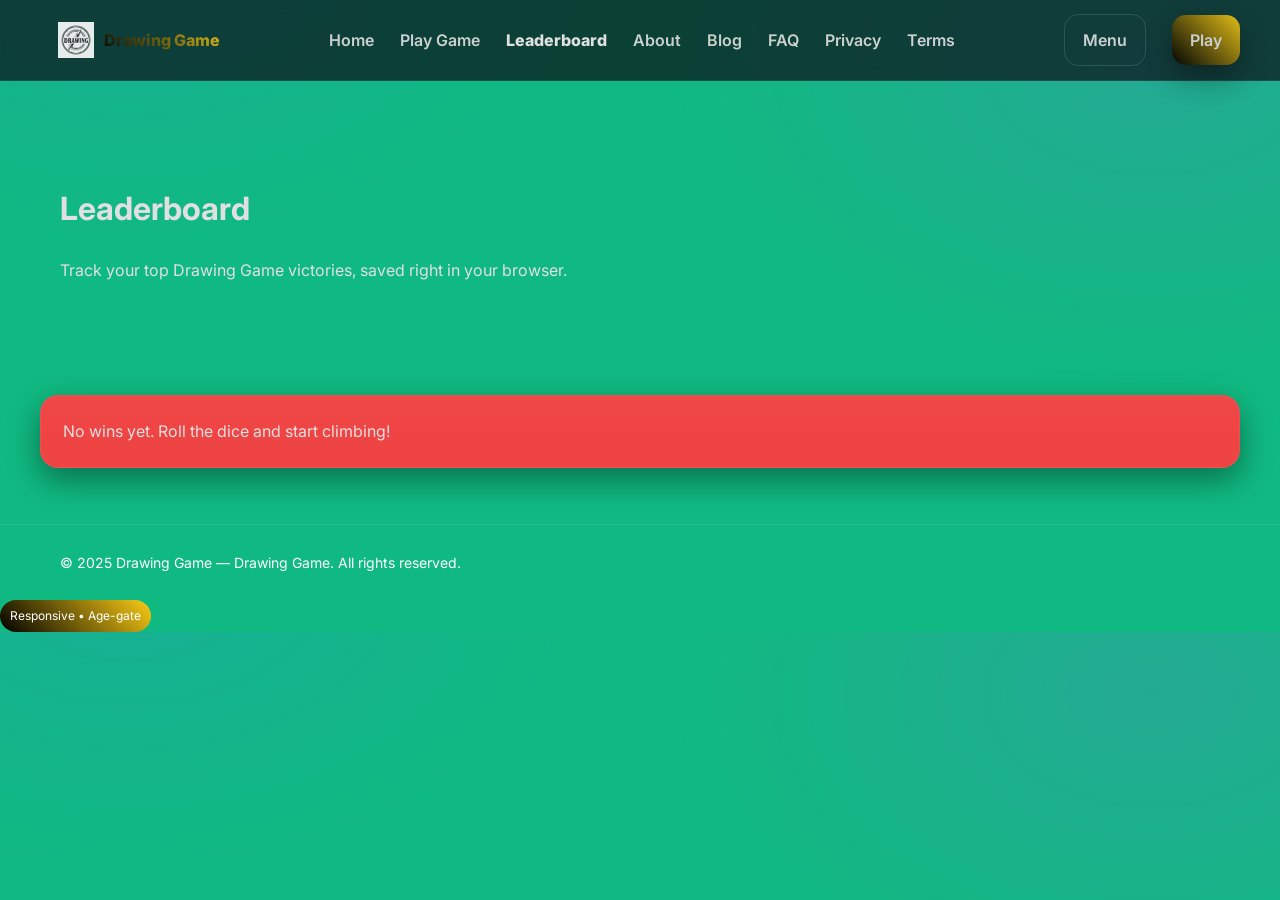
<file: leaderboard.html>
<!doctype html>
<html lang="en">
<head>
<meta charset="utf-8">
<meta name="viewport" content="width=device-width, initial-scale=1" />
<link rel="icon" href="./assets/img/pen-drawing-.jpg">
<title> Drawing Game -  Drawing Game</title>
<meta name="description" content=" Drawing Game is a playful, responsive game site with a fast canvas runner.">
<link rel="preconnect" href="https://fonts.googleapis.com"><link rel="preconnect" href="https://fonts.gstatic.com" crossorigin>
<link href="https://fonts.googleapis.com/css2?family=Inter:wght@400;600;800&display=swap" rel="stylesheet">
<link rel="stylesheet" href="assets/css/style.css" />
</head>
<body>
<nav class="nav">
  <div class="container nav-inner">
    <a class="logo" href="index.html" aria-label="Home"><img src="assets/img/pen-drawing-.jpg" alt=" Drawing Game icon"><span> Drawing Game</span></a>
    <div class="menu" data-nav-menu>
      <a href="index.html" >Home</a>
      <a href="game.html" >Play Game</a>
      <a href="leaderboard.html" style='opacity:1;font-weight:800'>Leaderboard</a>
      <a href="about.html" >About</a>
      <a href="blog.html" >Blog</a>
      <a href="faq.html" >FAQ</a>
      <a href="privacy.html" >Privacy</a>
      <a href="terms.html" >Terms</a>
       
    </div>
    <div class="right"><a class="btn ghost" data-nav-toggle>Menu</a><a class="btn" href="game.html">Play</a></div>
  </div>
</nav>

<header class="hero">
  <div class="container">
    <h1>Leaderboard</h1>
    <p>Track your top  Drawing Game victories, saved right in your browser.</p>
  </div>
</header>

<section class="section container">
  <div class="card">
    <div id="lb">Loading…</div>
  </div>
</section>

<script>
(function(){
  const el=document.getElementById('lb');
  const lb=JSON.parse(localStorage.getItem('sl_leaderboard')||'[]');
  if(!lb.length){
    el.textContent='No wins yet. Roll the dice and start climbing!';
    return;
  }
  const rows=lb.slice(0,50).map((r,i)=>
    `<tr><td>#${i+1}</td><td>${r.score} moves</td><td>${new Date(r.at).toLocaleString()}</td></tr>`
  ).join('');
  el.innerHTML=`<table style="width:100%">
    <thead><tr><th>Rank</th><th>Result</th><th>When</th></tr></thead>
    <tbody>${rows}</tbody></table>`;
})();
</script>

<footer class="footer">
  <div class="container" style="display:flex;align-items:center;justify-content:space-between;gap:12px;flex-wrap:wrap">
    <div>© 2025  Drawing Game —  Drawing Game. All rights reserved.</div>
  </div>
</footer>
<div style="display:flex;gap:12px;align-items:center"><span class="badge">Responsive • Age-gate</span></div>
</div></footer><script src="assets/js/main.js"></script></body></html>
</file>
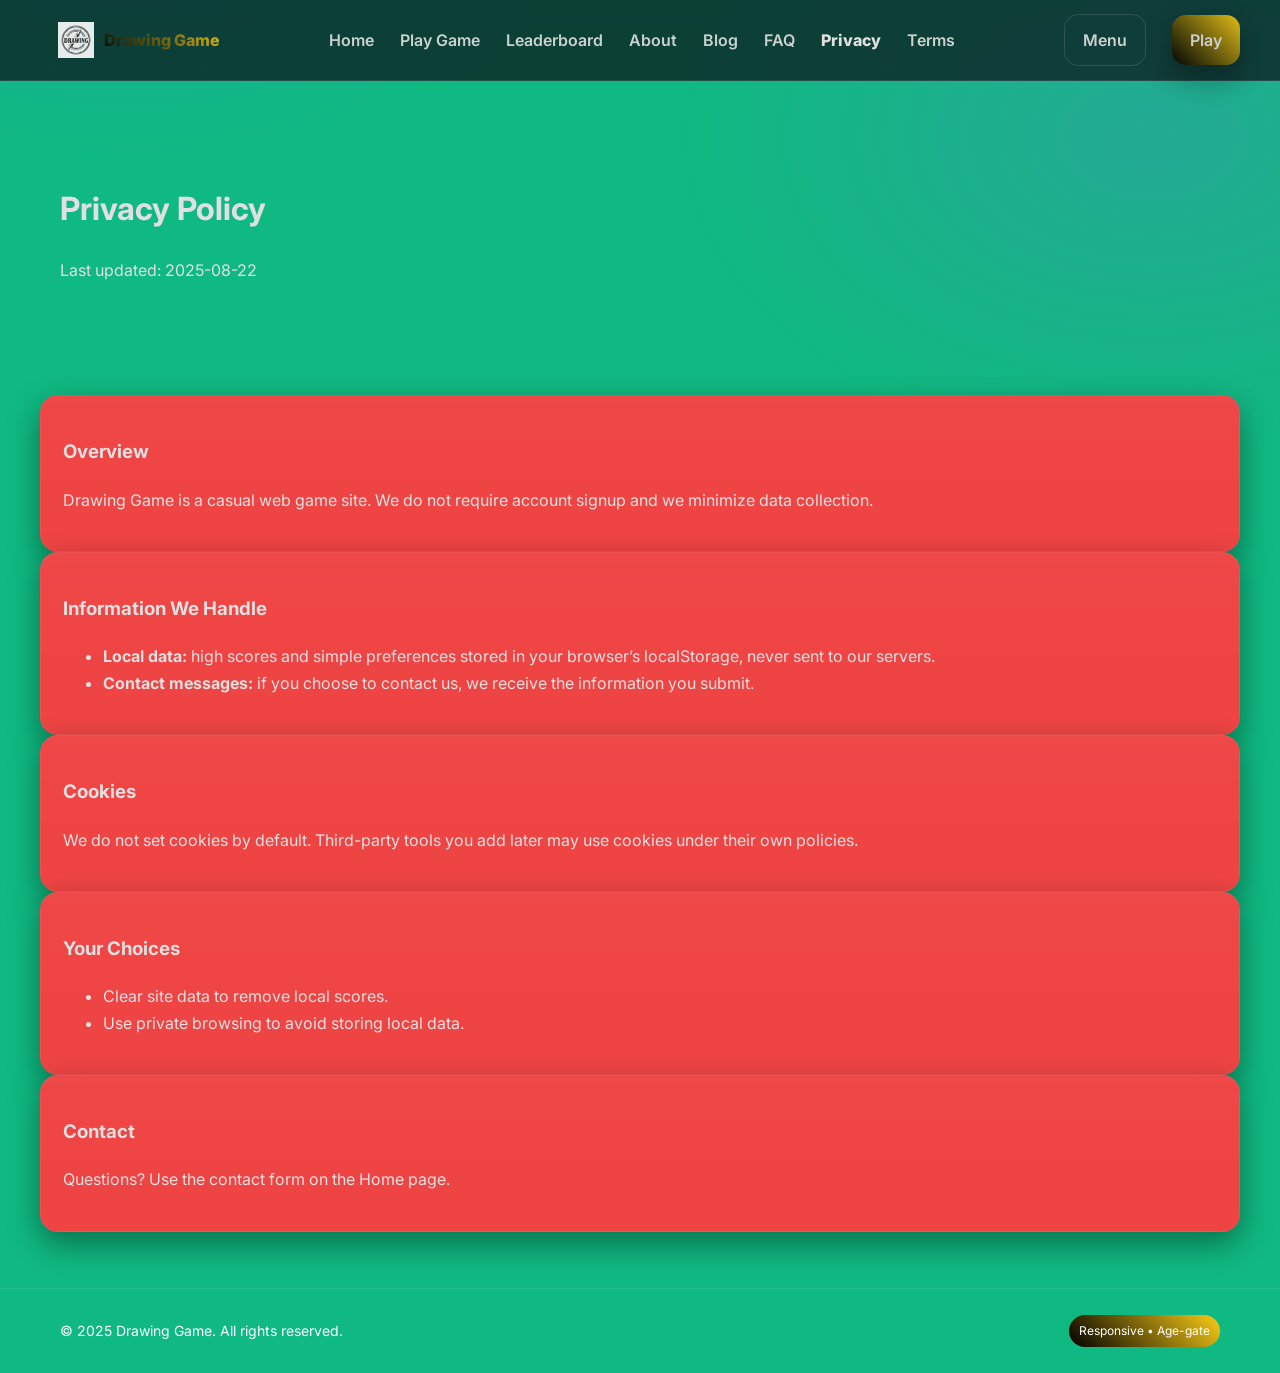
<file: privacy.html>
<!doctype html>
<html lang="en">
<head>
<meta charset="utf-8">
<meta name="viewport" content="width=device-width, initial-scale=1" />
<link rel="icon" href="./assets/img/pen-drawing-.jpg">
<title> Drawing Game -  Drawing Game</title>
<meta name="description" content=" Drawing Game is a playful, responsive game site with a fast canvas runner.">
<link rel="preconnect" href="https://fonts.googleapis.com"><link rel="preconnect" href="https://fonts.gstatic.com" crossorigin>
<link href="https://fonts.googleapis.com/css2?family=Inter:wght@400;600;800&display=swap" rel="stylesheet">
<link rel="stylesheet" href="assets/css/style.css" />
</head>
<body>
<nav class="nav">
  <div class="container nav-inner">
    <a class="logo" href="index.html" aria-label="Home"><img src="assets/img/pen-drawing-.jpg" alt=" Drawing Game icon"><span> Drawing Game</span></a>
    <div class="menu" data-nav-menu>
      <a href="index.html" >Home</a>
      <a href="game.html" >Play Game</a>
      <a href="leaderboard.html" >Leaderboard</a>
      <a href="about.html" >About</a>
      <a href="blog.html" >Blog</a>
      <a href="faq.html" >FAQ</a>
      <a href="privacy.html" style='opacity:1;font-weight:800'>Privacy</a>
      <a href="terms.html" >Terms</a>
       
    </div>
    <div class="right"><a class="btn ghost" data-nav-toggle>Menu</a><a class="btn" href="game.html">Play</a></div>
  </div>
</nav>
<header class='hero'><div class='container'><h1>Privacy Policy</h1><p>Last updated: 2025-08-22</p></div></header><section class='section container'><div class='card'><h3>Overview</h3><p> Drawing Game is a casual web game site. We do not require account signup and we minimize data collection.</p></div><div class='card'><h3>Information We Handle</h3><ul><li><b>Local data:</b> high scores and simple preferences stored in your browser’s localStorage, never sent to our servers.</li><li><b>Contact messages:</b> if you choose to contact us, we receive the information you submit.</li></ul></div><div class='card'><h3>Cookies</h3><p>We do not set cookies by default. Third-party tools you add later may use cookies under their own policies.</p></div><div class='card'><h3>Your Choices</h3><ul><li>Clear site data to remove local scores.</li><li>Use private browsing to avoid storing local data.</li></ul></div><div class='card'><h3>Contact</h3><p>Questions? Use the contact form on the Home page.</p></div></section><footer class="footer"><div class="container" style="display:flex;align-items:center;justify-content:space-between;gap:12px;flex-wrap:wrap">
<div>© 2025  Drawing Game. All rights reserved.</div><div style="display:flex;gap:12px;align-items:center"><span class="badge">Responsive • Age-gate</span></div>
</div></footer><script src="assets/js/main.js"></script></body></html>
</file>
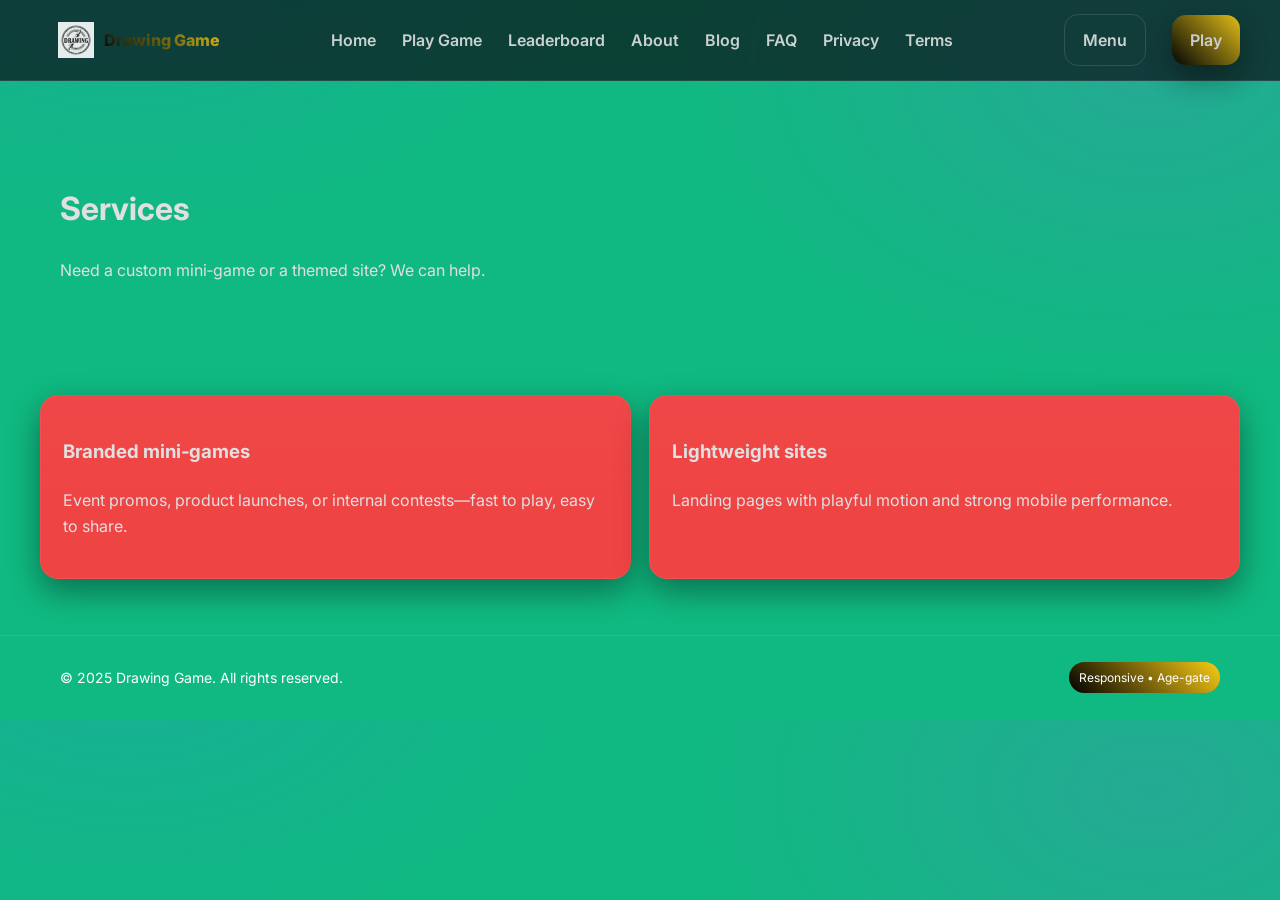
<file: services.html>
<!doctype html>
<html lang="en">
<head>
<meta charset="utf-8">
<meta name="viewport" content="width=device-width, initial-scale=1" />
<link rel="icon" href="./assets/img/pen-drawing-.jpg">
<title> Drawing Game -  Drawing Game</title>
<meta name="description" content=" Drawing Game is a playful, responsive game site with a fast canvas runner.">
<link rel="preconnect" href="https://fonts.googleapis.com"><link rel="preconnect" href="https://fonts.gstatic.com" crossorigin>
<link href="https://fonts.googleapis.com/css2?family=Inter:wght@400;600;800&display=swap" rel="stylesheet">
<link rel="stylesheet" href="assets/css/style.css" />
</head>
<body>
<nav class="nav">
  <div class="container nav-inner">
    <a class="logo" href="index.html" aria-label="Home"><img src="assets/img/pen-drawing-.jpg" alt=" Drawing Game icon"><span> Drawing Game</span></a>
    <div class="menu" data-nav-menu>
      <a href="index.html" >Home</a>
      <a href="game.html" >Play Game</a>
      <a href="leaderboard.html" >Leaderboard</a>
      <a href="about.html" >About</a>
      <a href="blog.html" >Blog</a>
      <a href="faq.html" >FAQ</a>
      <a href="privacy.html" >Privacy</a>
      <a href="terms.html" >Terms</a>
       
    </div>
    <div class="right"><a class="btn ghost" data-nav-toggle>Menu</a><a class="btn" href="game.html">Play</a></div>
  </div>
</nav>

<header class="hero"><div class="container"><h1>Services</h1><p>Need a custom mini‑game or a themed site? We can help.</p></div></header>
<section class="section container"><div class="grid-2">
<div class="card"><h3>Branded mini‑games</h3><p>Event promos, product launches, or internal contests—fast to play, easy to share.</p></div>
<div class="card"><h3>Lightweight sites</h3><p>Landing pages with playful motion and strong mobile performance.</p></div>
</div></section>
<footer class="footer"><div class="container" style="display:flex;align-items:center;justify-content:space-between;gap:12px;flex-wrap:wrap">
<div>© 2025  Drawing Game. All rights reserved.</div><div style="display:flex;gap:12px;align-items:center"><span class="badge">Responsive • Age-gate</span></div>
</div></footer><script src="assets/js/main.js"></script></body></html>
</file>
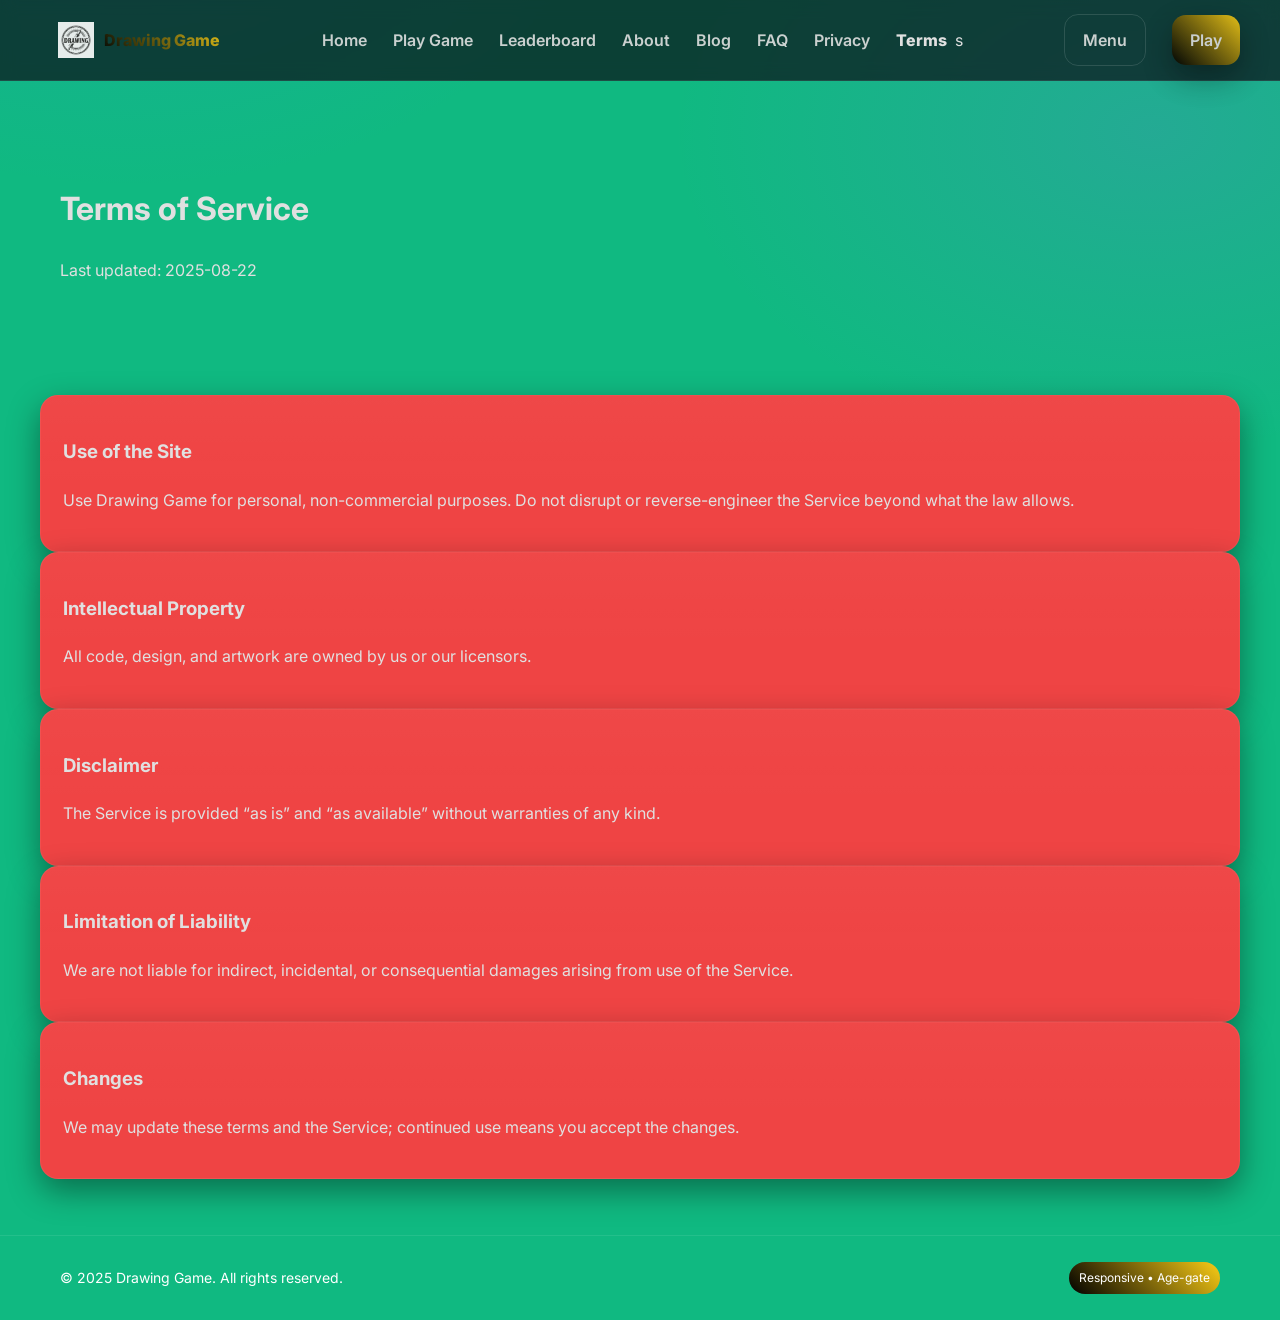
<file: terms.html>
<!doctype html>
<html lang="en">
<head>
<meta charset="utf-8">
<meta name="viewport" content="width=device-width, initial-scale=1" />
<link rel="icon" href="./assets/img/pen-drawing-.jpg">
<title> Drawing Game -  Drawing Game</title>
<meta name="description" content=" Drawing Game is a playful, responsive game site with a fast canvas runner.">
<link rel="preconnect" href="https://fonts.googleapis.com"><link rel="preconnect" href="https://fonts.gstatic.com" crossorigin>
<link href="https://fonts.googleapis.com/css2?family=Inter:wght@400;600;800&display=swap" rel="stylesheet">
<link rel="stylesheet" href="assets/css/style.css" />
</head>
<body>
<nav class="nav">
  <div class="container nav-inner">
    <a class="logo" href="index.html" aria-label="Home"><img src="assets/img/pen-drawing-.jpg" alt=" Drawing Game icon"><span> Drawing Game</span></a>
    <div class="menu" data-nav-menu>
      <a href="index.html" >Home</a>
      <a href="game.html" >Play Game</a>
      <a href="leaderboard.html" >Leaderboard</a>
      <a href="about.html" >About</a>
      <a href="blog.html" >Blog</a>
      <a href="faq.html" >FAQ</a>
      <a href="privacy.html" >Privacy</a>
      <a href="terms.html" style='opacity:1;font-weight:800'>Terms</a>
       s
    </div>
    <div class="right"><a class="btn ghost" data-nav-toggle>Menu</a><a class="btn" href="game.html">Play</a></div>
  </div>
</nav>
<header class='hero'><div class='container'><h1>Terms of Service</h1><p>Last updated: 2025-08-22</p></div></header><section class='section container'><div class='card'><h3>Use of the Site</h3><p>Use  Drawing Game for personal, non-commercial purposes. Do not disrupt or reverse-engineer the Service beyond what the law allows.</p></div><div class='card'><h3>Intellectual Property</h3><p>All code, design, and artwork are owned by us or our licensors.</p></div><div class='card'><h3>Disclaimer</h3><p>The Service is provided “as is” and “as available” without warranties of any kind.</p></div><div class='card'><h3>Limitation of Liability</h3><p>We are not liable for indirect, incidental, or consequential damages arising from use of the Service.</p></div><div class='card'><h3>Changes</h3><p>We may update these terms and the Service; continued use means you accept the changes.</p></div></section><footer class="footer"><div class="container" style="display:flex;align-items:center;justify-content:space-between;gap:12px;flex-wrap:wrap">
<div>© 2025  Drawing Game. All rights reserved.</div><div style="display:flex;gap:12px;align-items:center"><span class="badge">Responsive • Age-gate</span></div>
</div></footer><script src="assets/js/main.js"></script></body></html>
</file>
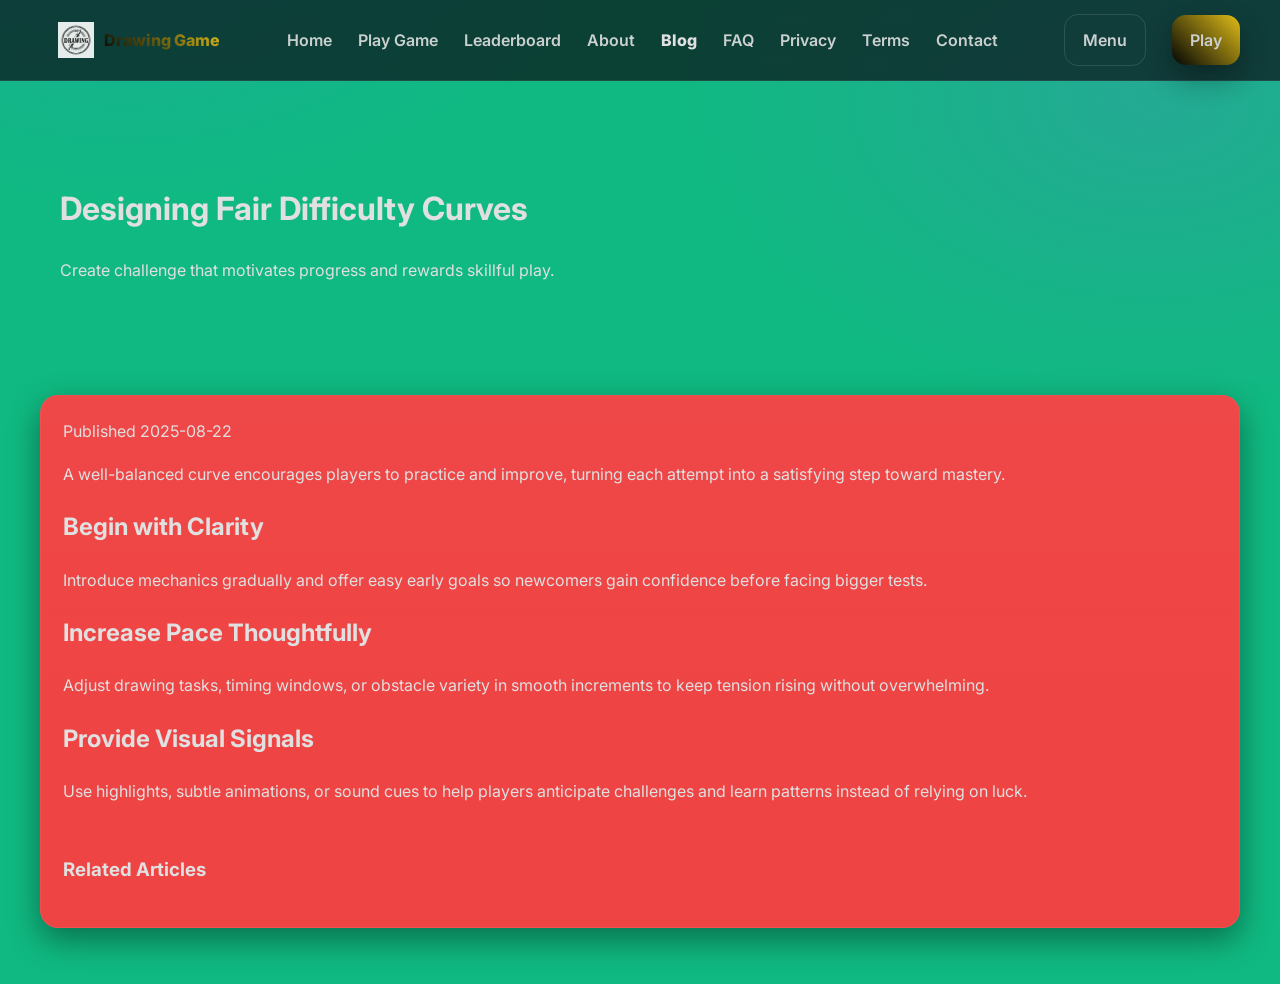
<file: posts/board-layouts.html>
<!doctype html><html lang="en"><head><meta charset="utf-8"><meta name="viewport" content="width=device-width, initial-scale=1" /><link rel="icon" href=".././assets/img/pen-drawing-.jpg"><title>Designing Fair Difficulty Curves — Drawing Game</title><link rel="stylesheet" href="../assets/css/style.css"><link rel="preconnect" href="https://fonts.googleapis.com"><link href="https://fonts.googleapis.com/css2?family=Inter:wght@400;600;800&display=swap" rel="stylesheet"></head><body>
<nav class="nav"><div class="container nav-inner"><a class="logo" href="../index.html"><img src="../assets/img/pen-drawing-.jpg" alt="Drawing Game icon"><span>Drawing Game</span></a><div class="menu" data-nav-menu><a href="../index.html">Home</a><a href="../game.html">Play Game</a><a href="../leaderboard.html">Leaderboard</a><a href="../about.html">About</a><a href="../blog.html" style="opacity:1;font-weight:800">Blog</a><a href="../faq.html">FAQ</a><a href="../privacy.html">Privacy</a><a href="../terms.html">Terms</a><a href="../index.html#contact">Contact</a></div><div class="right"><a class="btn ghost" data-nav-toggle>Menu</a><a class="btn" href="../game.html">Play</a></div></div></nav>
<header class="hero"><div class="container"><h1>Designing Fair Difficulty Curves</h1><p>Create challenge that motivates progress and rewards skillful play.</p></div></header>
<section class="section container"><article class="card"><div class="meta">Published 2025-08-22</div>
<p>A well-balanced curve encourages players to practice and improve, turning each attempt into a satisfying step toward mastery.</p>

<h2>Begin with Clarity</h2>
<p>Introduce mechanics gradually and offer easy early goals so newcomers gain confidence before facing bigger tests.</p>

<h2>Increase Pace Thoughtfully</h2>
<p>Adjust drawing tasks, timing windows, or obstacle variety in smooth increments to keep tension rising without overwhelming.</p>

<h2>Provide Visual Signals</h2>
<p>Use highlights, subtle animations, or sound cues to help players anticipate challenges and learn patterns instead of relying on luck.</p>

<div style="height:16px"></div>
<h3>Related Articles</h3>
<div class="grid-3">
</file>
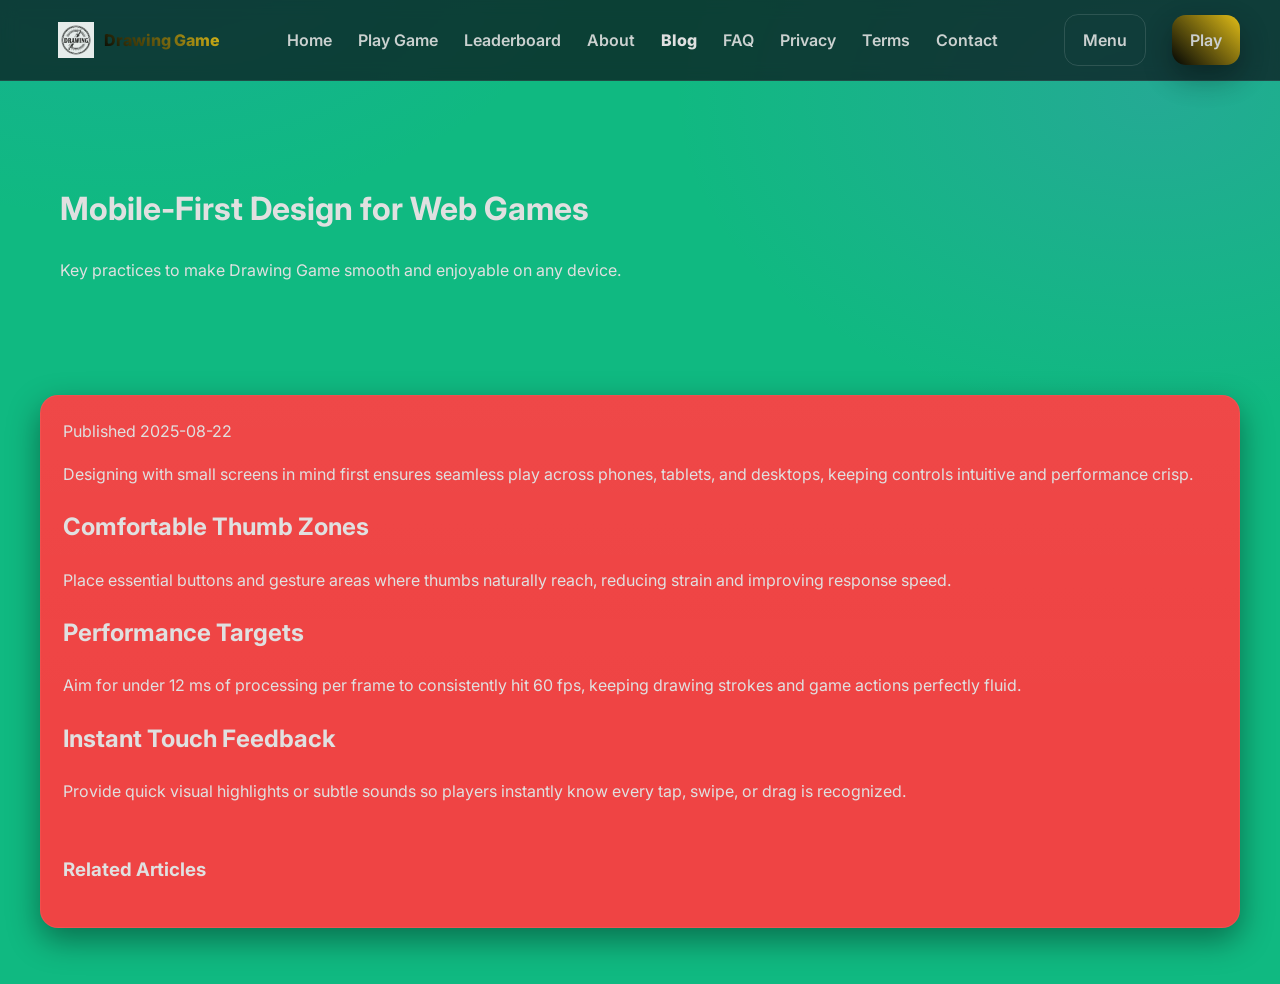
<file: posts/dice-mechanics.html>
<!doctype html><html lang="en"><head><meta charset="utf-8"><meta name="viewport" content="width=device-width, initial-scale=1" /><link rel="icon" href=".././assets/img/pen-drawing-.jpg"><title>Mobile-First Design for Web Games — Drawing Game</title><link rel="stylesheet" href="../assets/css/style.css"><link rel="preconnect" href="https://fonts.googleapis.com"><link href="https://fonts.googleapis.com/css2?family=Inter:wght@400;600;800&display=swap" rel="stylesheet"></head><body>
<nav class="nav"><div class="container nav-inner"><a class="logo" href="../index.html"><img src="../assets/img/pen-drawing-.jpg" alt="Drawing Game icon"><span>Drawing Game</span></a><div class="menu" data-nav-menu><a href="../index.html">Home</a><a href="../game.html">Play Game</a><a href="../leaderboard.html">Leaderboard</a><a href="../about.html">About</a><a href="../blog.html" style="opacity:1;font-weight:800">Blog</a><a href="../faq.html">FAQ</a><a href="../privacy.html">Privacy</a><a href="../terms.html">Terms</a><a href="../index.html#contact">Contact</a></div><div class="right"><a class="btn ghost" data-nav-toggle>Menu</a><a class="btn" href="../game.html">Play</a></div></div></nav>
<header class="hero"><div class="container"><h1>Mobile-First Design for Web Games</h1><p>Key practices to make Drawing Game smooth and enjoyable on any device.</p></div></header>
<section class="section container"><article class="card"><div class="meta">Published 2025-08-22</div>
<p>Designing with small screens in mind first ensures seamless play across phones, tablets, and desktops, keeping controls intuitive and performance crisp.</p>

<h2>Comfortable Thumb Zones</h2>
<p>Place essential buttons and gesture areas where thumbs naturally reach, reducing strain and improving response speed.</p>

<h2>Performance Targets</h2>
<p>Aim for under 12 ms of processing per frame to consistently hit 60 fps, keeping drawing strokes and game actions perfectly fluid.</p>

<h2>Instant Touch Feedback</h2>
<p>Provide quick visual highlights or subtle sounds so players instantly know every tap, swipe, or drag is recognized.</p>

<div style="height:16px"></div>
<h3>Related Articles</h3>
<div class="grid-3">
</file>
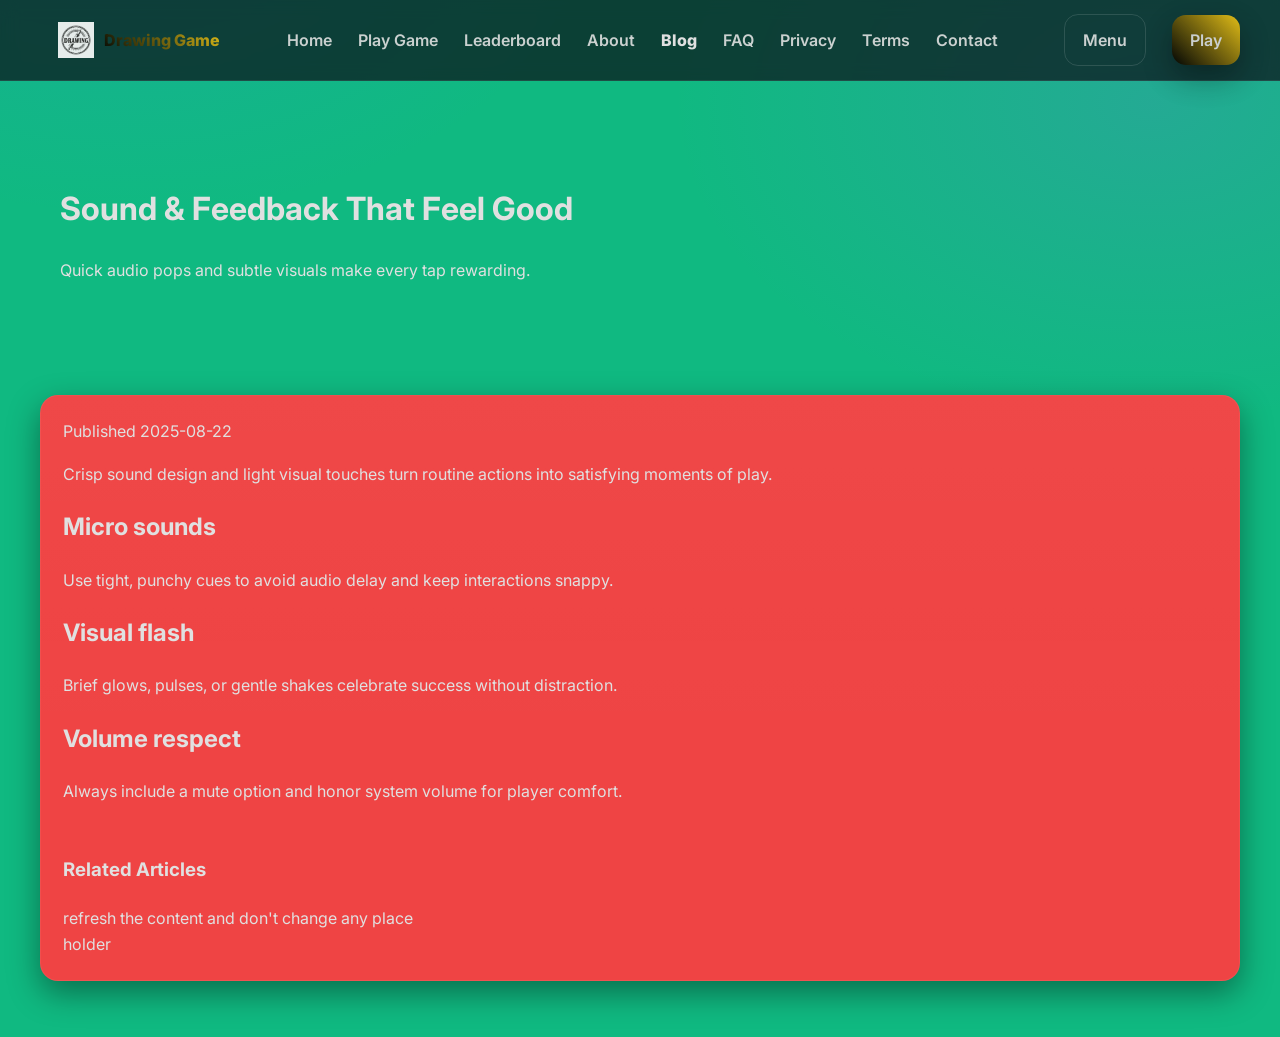
<file: posts/modernizing-classic.html>
<!doctype html><html lang="en"><head><meta charset="utf-8"><meta name="viewport" content="width=device-width, initial-scale=1" /><link rel="icon" href=".././assets/img/pen-drawing-.jpg"><title>Sound & Feedback That Feel Good — Drawing Game</title><link rel="stylesheet" href="../assets/css/style.css"><link rel="preconnect" href="https://fonts.googleapis.com"><link href="https://fonts.googleapis.com/css2?family=Inter:wght@400;600;800&display=swap" rel="stylesheet"></head><body>
<nav class="nav"><div class="container nav-inner"><a class="logo" href="../index.html"><img src="../assets/img/pen-drawing-.jpg" alt="Drawing Game icon"><span>Drawing Game</span></a><div class="menu" data-nav-menu><a href="../index.html">Home</a><a href="../game.html">Play Game</a><a href="../leaderboard.html">Leaderboard</a><a href="../about.html">About</a><a href="../blog.html" style="opacity:1;font-weight:800">Blog</a><a href="../faq.html">FAQ</a><a href="../privacy.html">Privacy</a><a href="../terms.html">Terms</a><a href="../index.html#contact">Contact</a></div><div class="right"><a class="btn ghost" data-nav-toggle>Menu</a><a class="btn" href="../game.html">Play</a></div></div></nav>
<header class="hero"><div class="container"><h1>Sound & Feedback That Feel Good</h1><p>Quick audio pops and subtle visuals make every tap rewarding.</p></div></header>
<section class="section container"><article class="card"><div class="meta">Published 2025-08-22</div><p>Crisp sound design and light visual touches turn routine actions into satisfying moments of play.</p><h2>Micro sounds</h2><p>Use tight, punchy cues to avoid audio delay and keep interactions snappy.</p><h2>Visual flash</h2><p>Brief glows, pulses, or gentle shakes celebrate success without distraction.</p><h2>Volume respect</h2><p>Always include a mute option and honor system volume for player comfort.</p><div style="height:16px"></div><h3>Related Articles</h3><div class="grid-3">

refresh the content and don't change any place holder
</file>
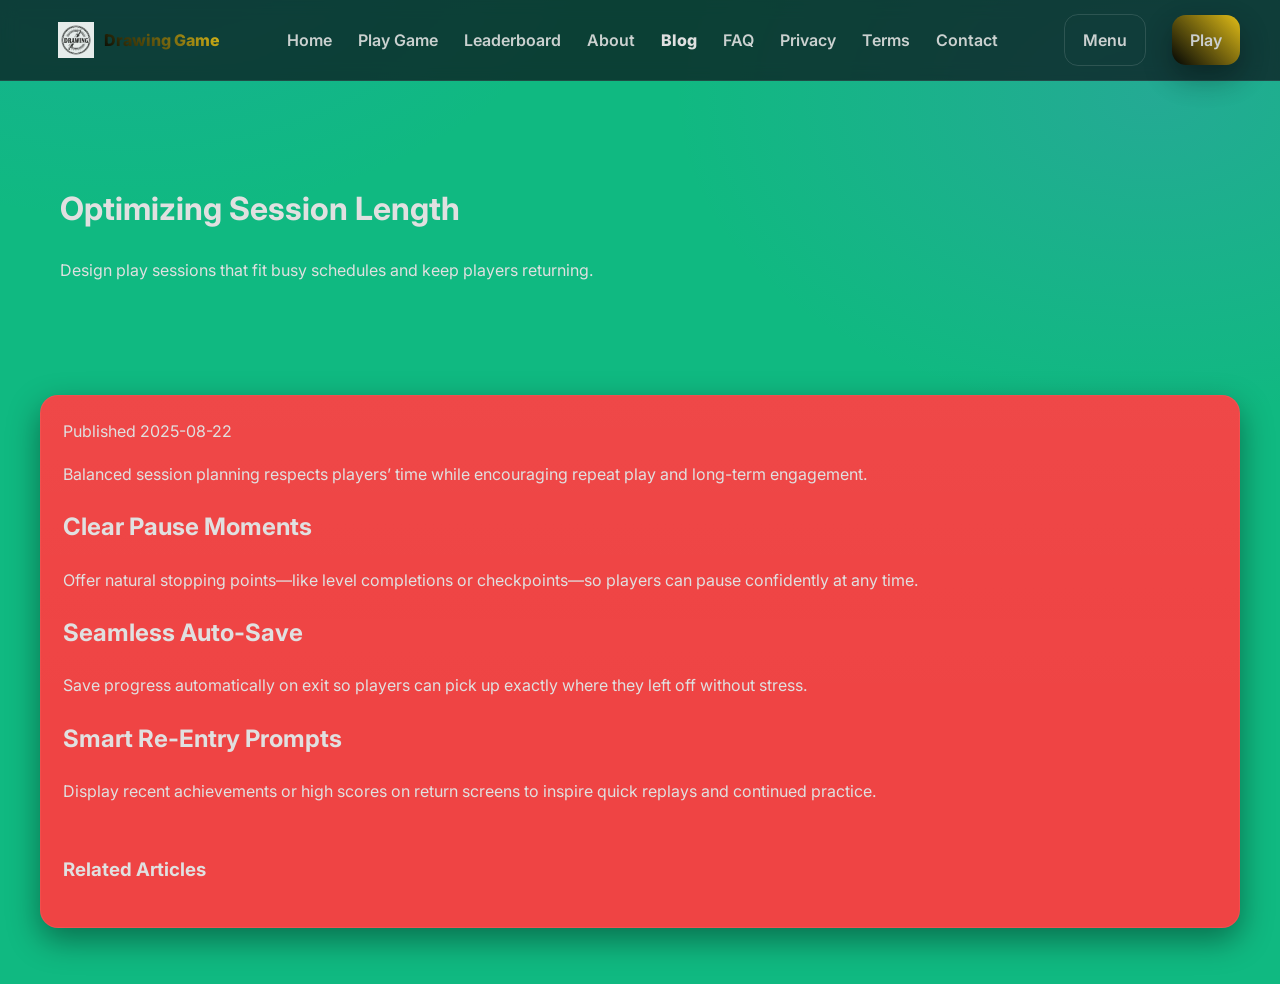
<file: posts/player-retention.html>
<!doctype html><html lang="en"><head><meta charset="utf-8"><meta name="viewport" content="width=device-width, initial-scale=1" /><link rel="icon" href=".././assets/img/pen-drawing-.jpg"><title>Optimizing Session Length — Drawing Game</title><link rel="stylesheet" href="../assets/css/style.css"><link rel="preconnect" href="https://fonts.googleapis.com"><link href="https://fonts.googleapis.com/css2?family=Inter:wght@400;600;800&display=swap" rel="stylesheet"></head><body>
<nav class="nav"><div class="container nav-inner"><a class="logo" href="../index.html"><img src="../assets/img/pen-drawing-.jpg" alt="Drawing Game icon"><span>Drawing Game</span></a><div class="menu" data-nav-menu><a href="../index.html">Home</a><a href="../game.html">Play Game</a><a href="../leaderboard.html">Leaderboard</a><a href="../about.html">About</a><a href="../blog.html" style="opacity:1;font-weight:800">Blog</a><a href="../faq.html">FAQ</a><a href="../privacy.html">Privacy</a><a href="../terms.html">Terms</a><a href="../index.html#contact">Contact</a></div><div class="right"><a class="btn ghost" data-nav-toggle>Menu</a><a class="btn" href="../game.html">Play</a></div></div></nav>
<header class="hero"><div class="container"><h1>Optimizing Session Length</h1><p>Design play sessions that fit busy schedules and keep players returning.</p></div></header>
<section class="section container"><article class="card"><div class="meta">Published 2025-08-22</div>
<p>Balanced session planning respects players’ time while encouraging repeat play and long-term engagement.</p>

<h2>Clear Pause Moments</h2>
<p>Offer natural stopping points—like level completions or checkpoints—so players can pause confidently at any time.</p>

<h2>Seamless Auto-Save</h2>
<p>Save progress automatically on exit so players can pick up exactly where they left off without stress.</p>

<h2>Smart Re-Entry Prompts</h2>
<p>Display recent achievements or high scores on return screens to inspire quick replays and continued practice.</p>

<div style="height:16px"></div>
<h3>Related Articles</h3>
<div class="grid-3">
</file>
<file: assets/css/style.css>
:root{
 --bg: #10B981;      /* dark background for contrast */
--card: #EF4444;    /* bright orange for cards and highlights */
--muted: #ffffff;   /* subtle gray for muted elements */
--text: #E0E0E0;    /* white text for readability */
--a: #000000;       /* cyan for accent/links */
--b: #FACC15;       /* hot pink for secondary accents */

  --shadow:0 12px 32px rgba(0,0,0,.4)
}
*{box-sizing:border-box}
html,body{margin:0;padding:0}
html{scroll-behavior:smooth}
body{
  font-family:Inter,Poppins,system-ui,-apple-system,Segoe UI,Roboto,Arial,sans-serif;
  color:var(--text);
  background:
    radial-gradient(1200px 800px at 10% -10%, rgba(59,130,246,.18), transparent 40%),
    radial-gradient(1200px 800px at 90% 10%, rgba(139,92,246,.16), transparent 40%),
    var(--bg);
  line-height:1.65
}
.container{max-width:1200px;margin:0 auto;padding:0 20px}
.nav{position:sticky;top:0;z-index:50;background:rgba(11,14,22,.7);backdrop-filter:blur(8px);border-bottom:1px solid rgba(255,255,255,.08)}
.nav-inner{display:flex;align-items:center;justify-content:space-between;padding:14px 0}
.nav a{color:var(--text);text-decoration:none;margin-left:18px;font-weight:600;opacity:.9}
.nav a:hover{opacity:1}
.logo{display:flex;align-items:center;gap:10px}
.logo img{height:36px}
.logo span{font-weight:800;background:linear-gradient(45deg,var(--a),var(--b));-webkit-background-clip:text;background-clip:text;color:transparent}
.menu{display:flex;align-items:center;gap:8px;flex-wrap:wrap}
.right{display:flex;align-items:center;gap:8px}
.btn{display:inline-flex;align-items:center;gap:10px;padding:12px 18px;border-radius:14px;background:linear-gradient(45deg,var(--a),var(--b));color:white;text-decoration:none;font-weight:800;border:0;box-shadow:var(--shadow);cursor:pointer}
.btn.ghost{background:transparent;border:1px solid rgba(255,255,255,.14);color:var(--text);box-shadow:none}
.hero{padding:80px 0 40px}
.hero .grid{display:grid;grid-template-columns:1.2fr 1fr;gap:28px;align-items:center}
.card{background:linear-gradient(180deg, rgba(255,255,255,.02), transparent 60%),var(--card);border:1px solid rgba(255,255,255,.06);border-radius:18px;padding:22px;box-shadow:var(--shadow);overflow:hidden}
.kudos{display:flex;flex-wrap:wrap;gap:10px}
.kudos .pill{padding:8px 12px;border:1px solid rgba(255,255,255,.14);border-radius:999px;color:var(--muted);font-size:13px}
.section{padding:56px 0}
.grid-2{display:grid;grid-template-columns:1fr 1fr;gap:18px}
.grid-3{display:grid;grid-template-columns:repeat(3,1fr);gap:18px}
.showcase{display:grid;grid-template-columns:repeat(3,1fr);gap:18px;margin-top:18px}
.tile{position:relative;border-radius:16px;overflow:hidden;min-height:180px;background:linear-gradient(45deg, rgba(59,130,246,.2), rgba(139,92,246,.2));border:1px solid rgba(255,255,255,.06)}
.tile .cap{position:absolute;bottom:10px;left:10px;background:rgba(0,0,0,.35);padding:6px 10px;border-radius:999px}
.stats{display:grid;grid-template-columns:repeat(4,1fr);gap:18px;margin-top:18px}
.stat{text-align:center}
.stat .n{font-size:36px;font-weight:900;background:linear-gradient(45deg,var(--a),var(--b));-webkit-background-clip:text;background-clip:text;color:transparent}
.stat .t{color:var(--muted)}
.badge{font-size:12px;color:white;background:linear-gradient(45deg,var(--a),var(--b));display:inline-block;padding:6px 10px;border-radius:999px}
.input,input,textarea{width:100%;padding:14px;border-radius:12px;border:1px solid rgba(255,255,255,.16);background:#0d101a;color:var(--text)}
.form-row{display:grid;grid-template-columns:1fr 1fr;gap:12px}
.footer{padding:26px 0;border-top:1px solid rgba(255,255,255,.08);color:var(--muted);font-size:14px}
.blog-grid{display:grid;grid-template-columns:repeat(3,1fr);gap:18px;align-items:stretch}
.blog-card{display:flex;flex-direction:column;min-height:280px}
.blog-card .meta{color:var(--muted);font-size:14px;margin:6px 0 10px}
.blog-card .excerpt{color:var(--muted);display:-webkit-box;-webkit-line-clamp:5;-webkit-box-orient:vertical;overflow:hidden}
.blog-card .read{margin-top:auto}
.modal-backdrop{position:fixed;inset:0;background:rgba(0,0,0,.6);display:none;align-items:center;justify-content:center;z-index:1000}
.modal{background:var(--card);border:1px solid rgba(255,255,255,.2);border-radius:16px;padding:22px;width:min(520px,92vw);box-shadow:var(--shadow)}
@media(max-width:980px){.hero .grid,.grid-2,.grid-3,.showcase,.blog-grid{grid-template-columns:1fr}}
</file>
